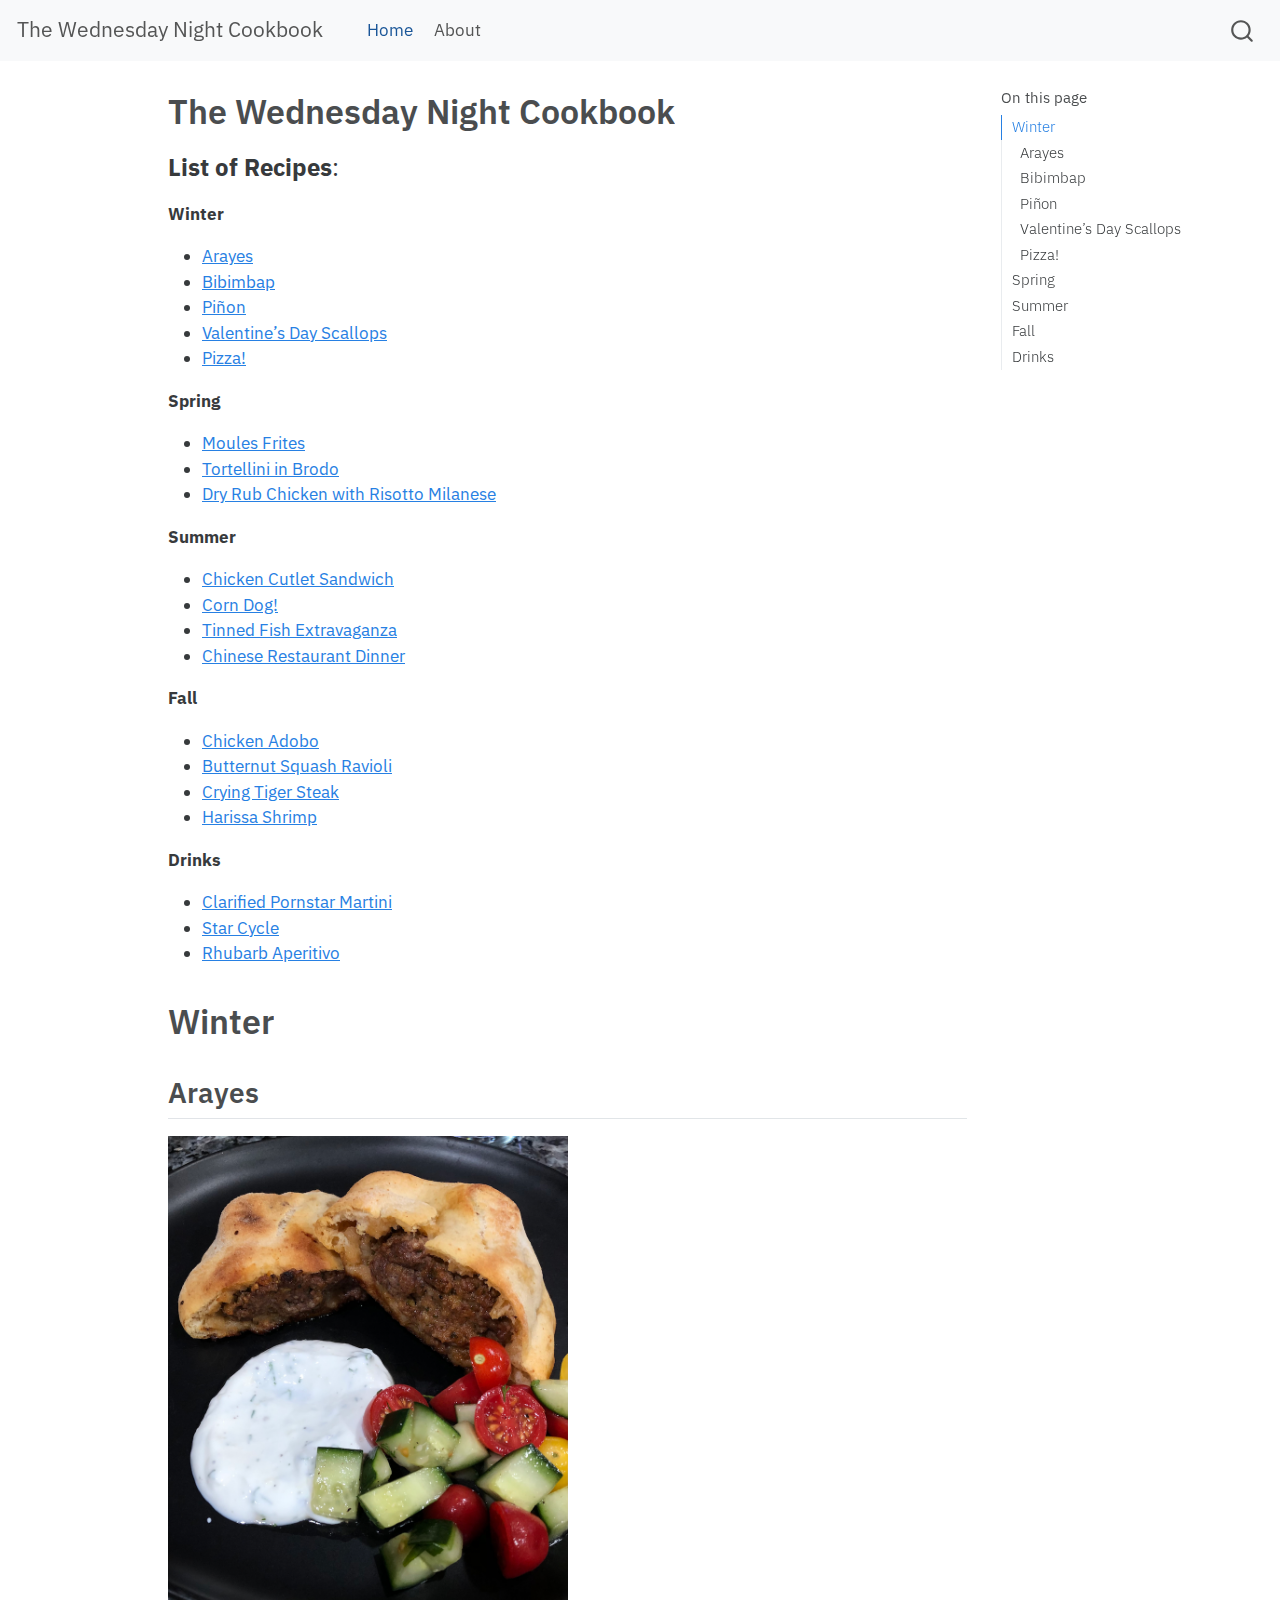
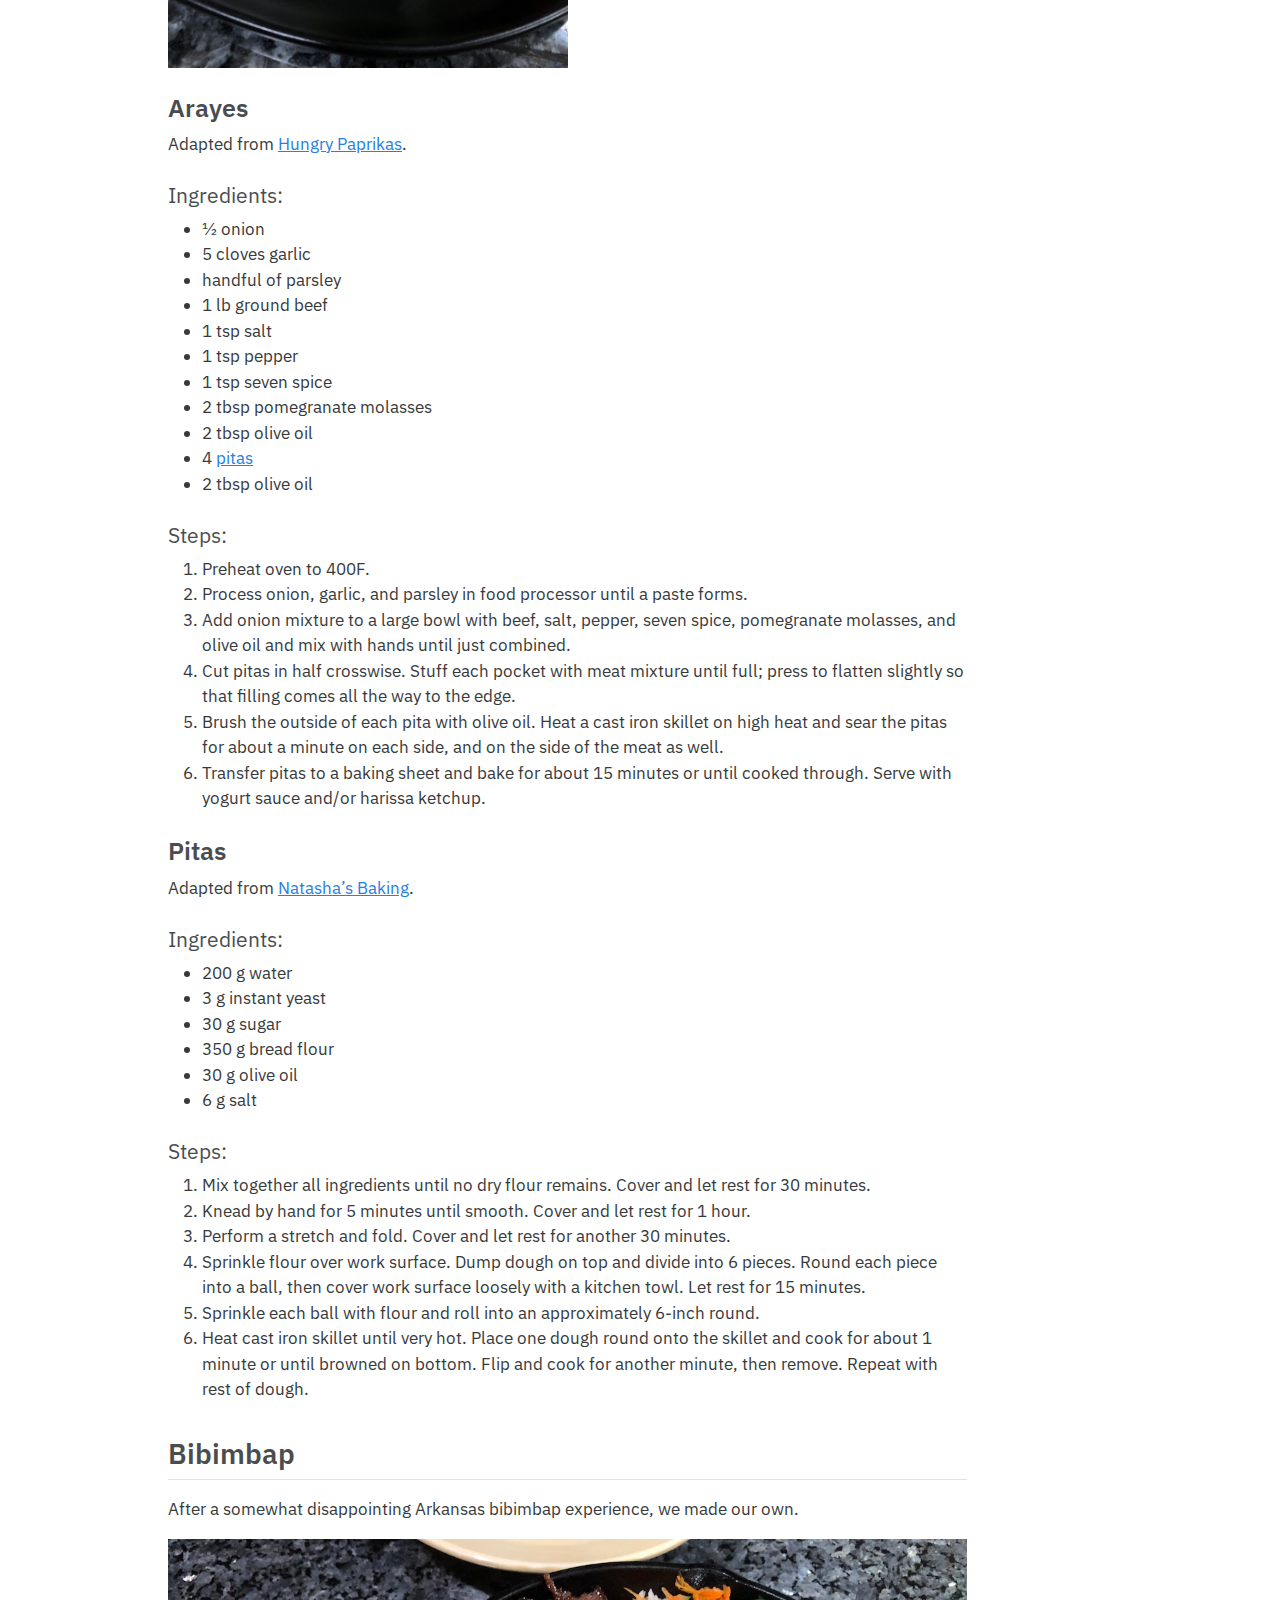
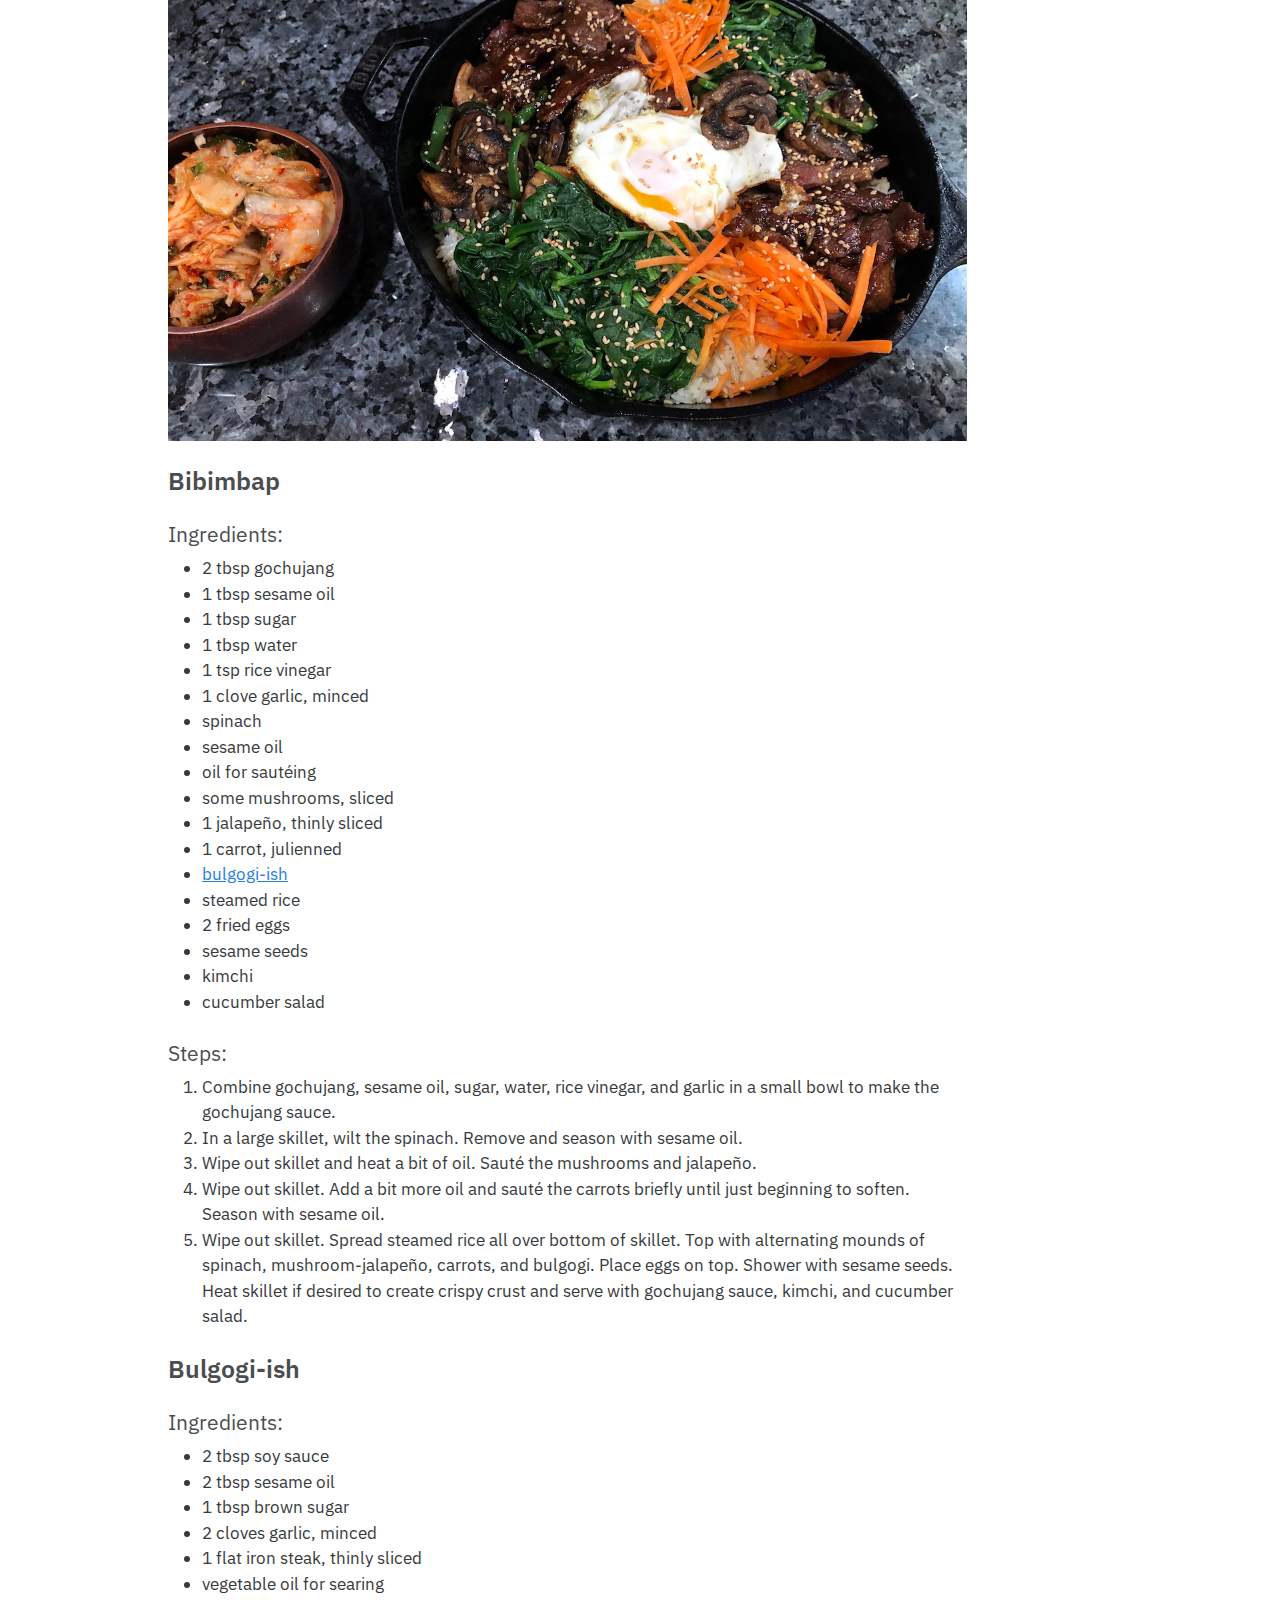
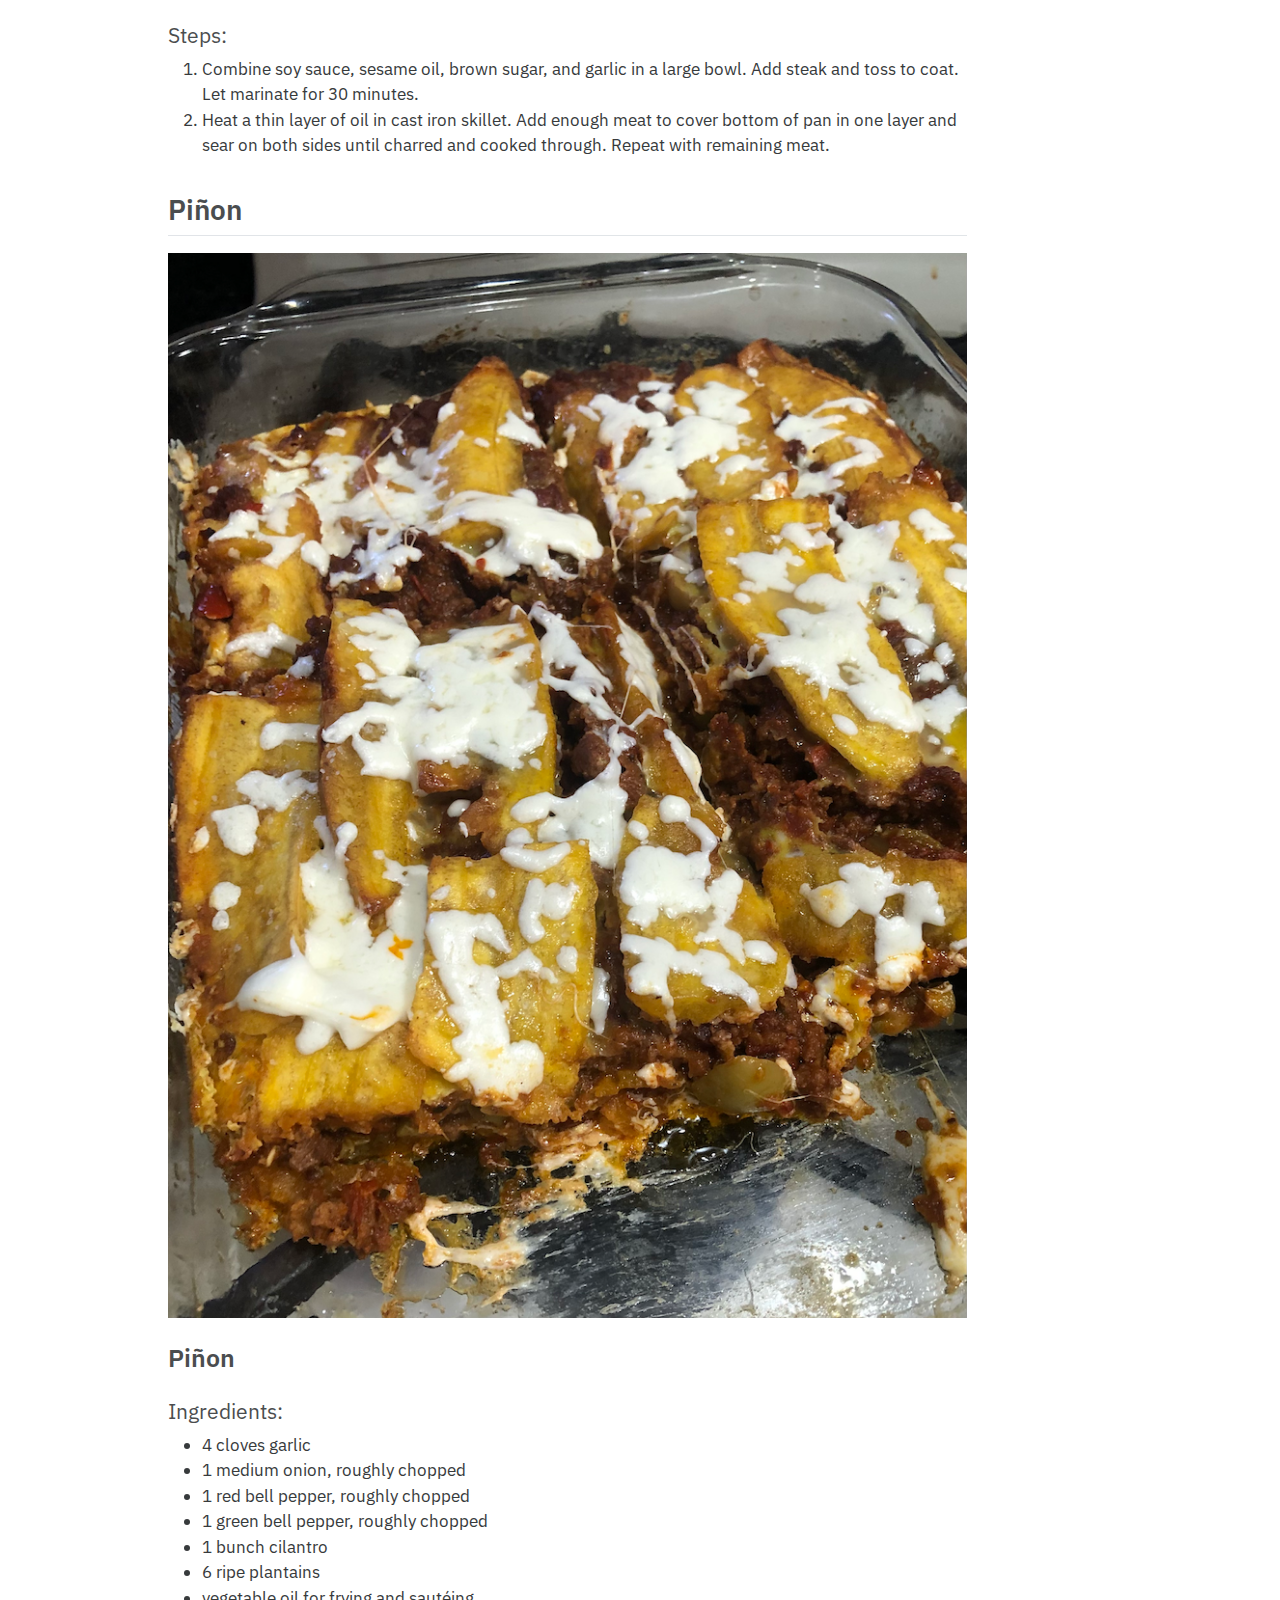
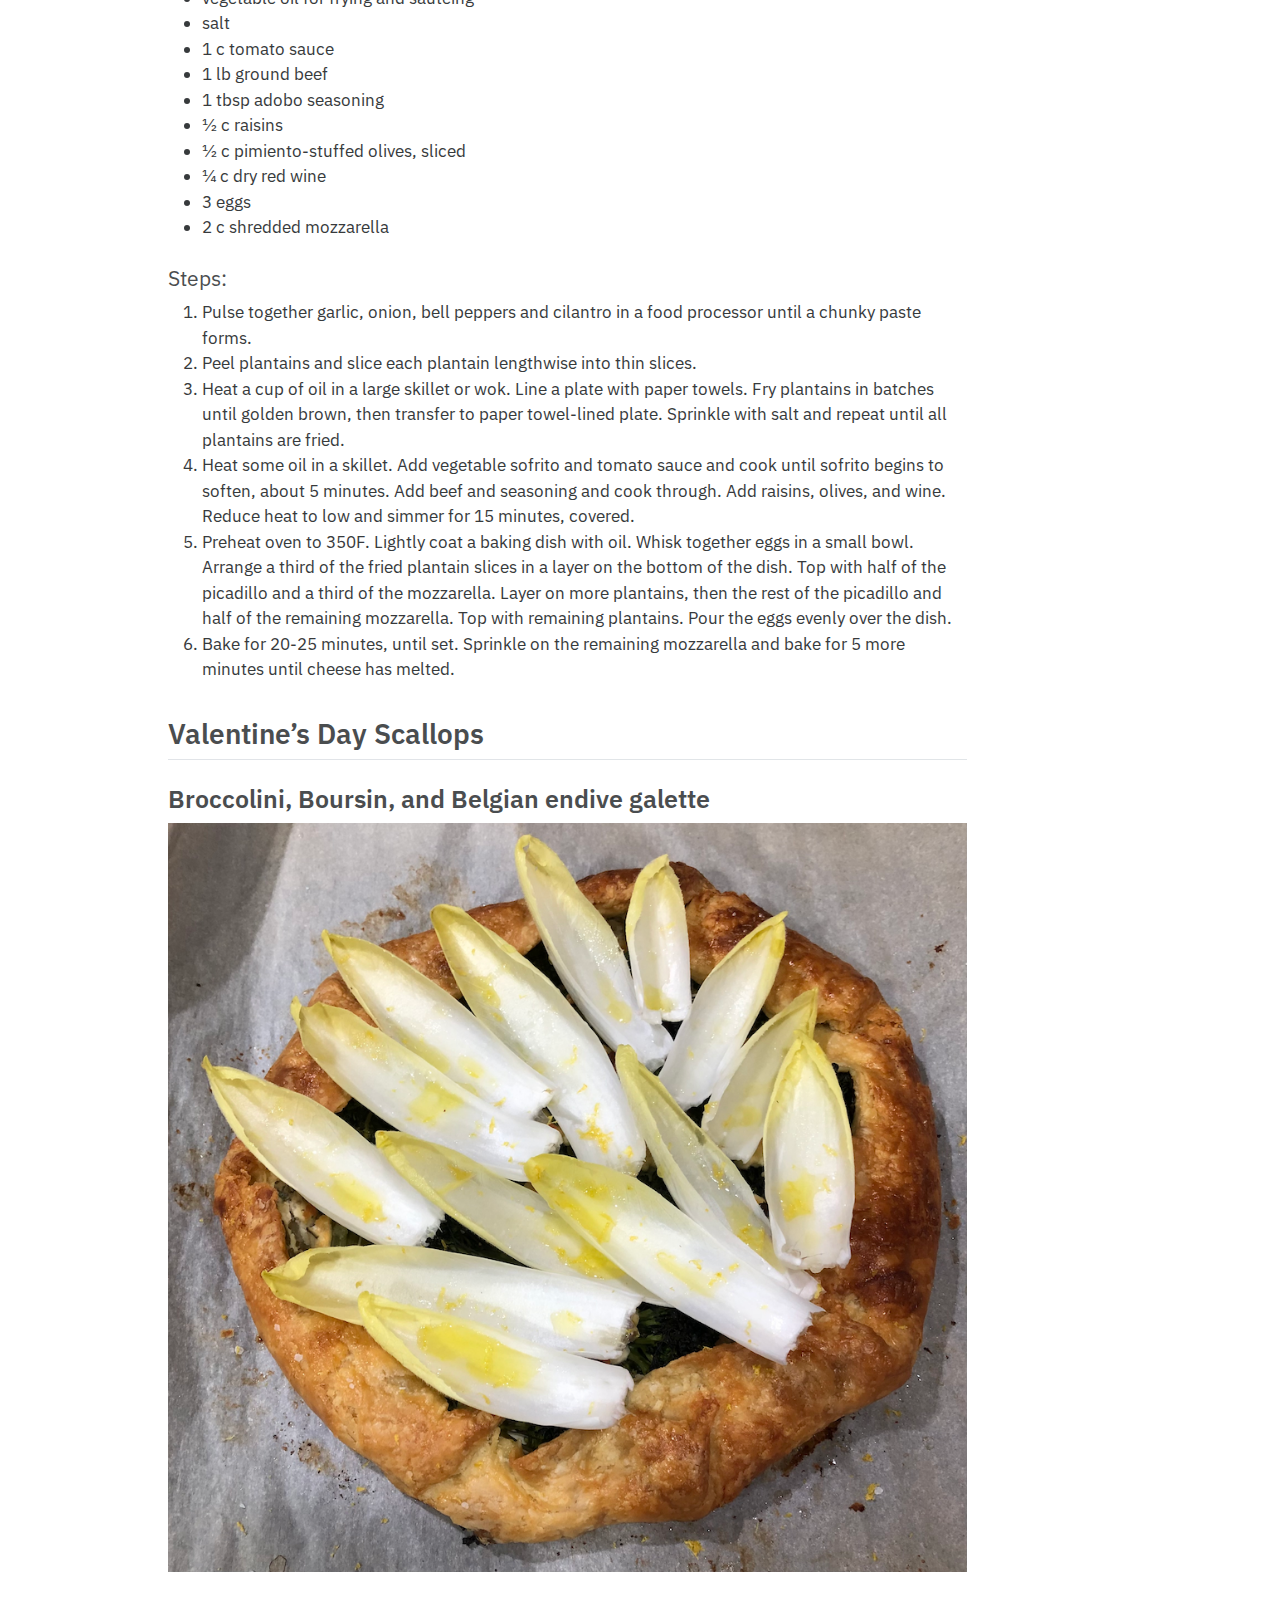
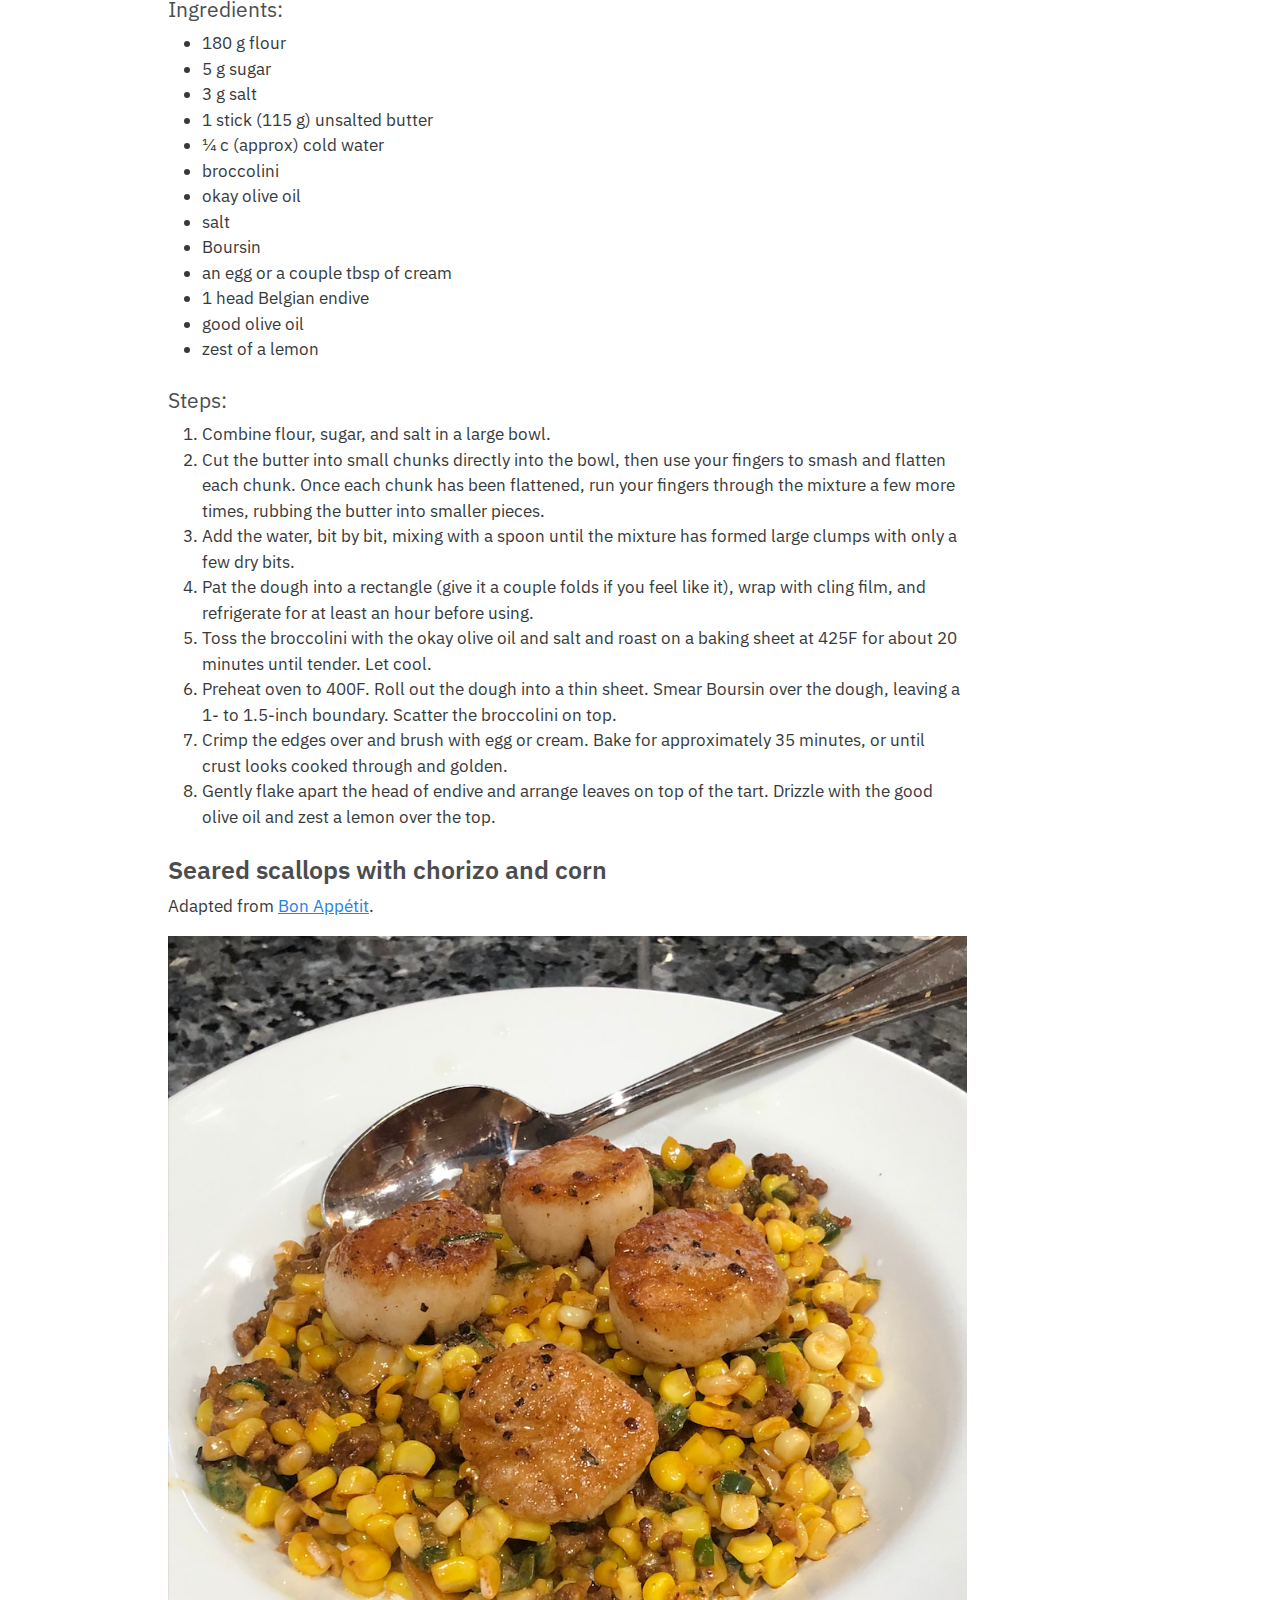
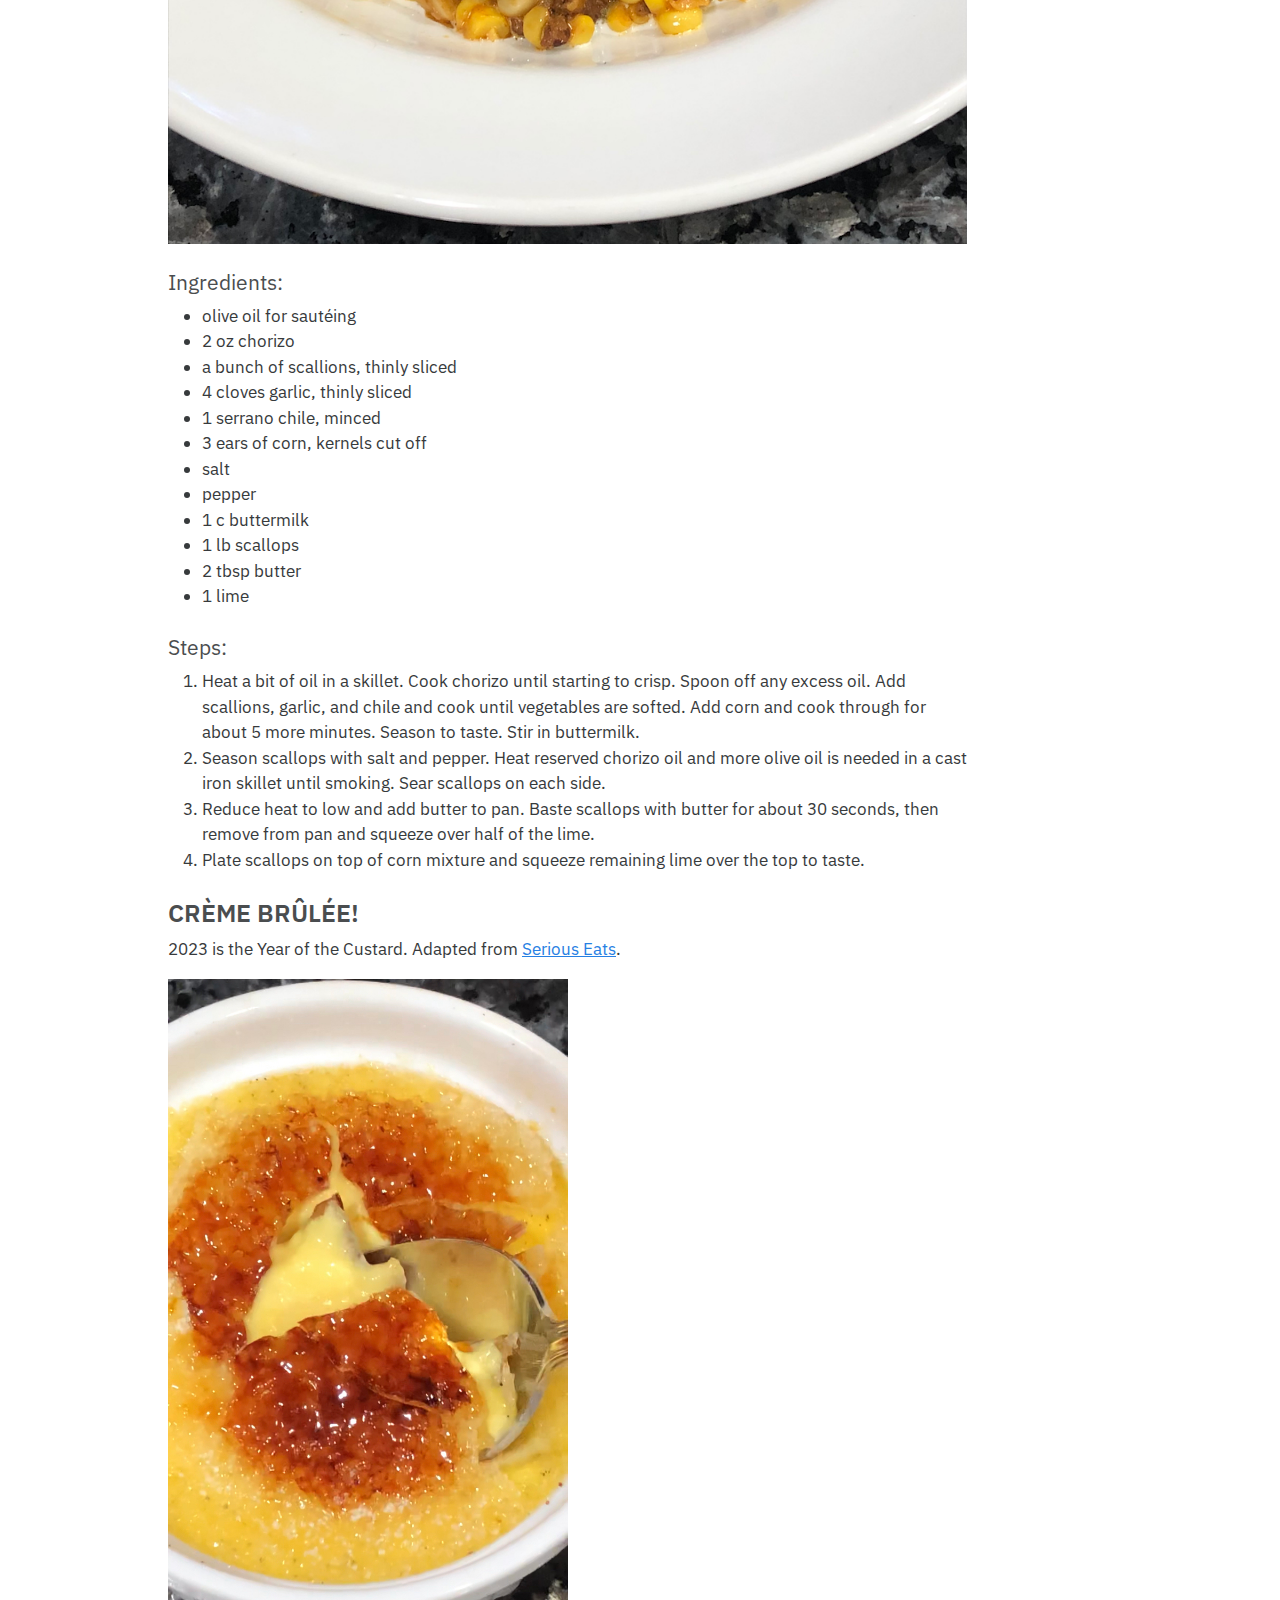
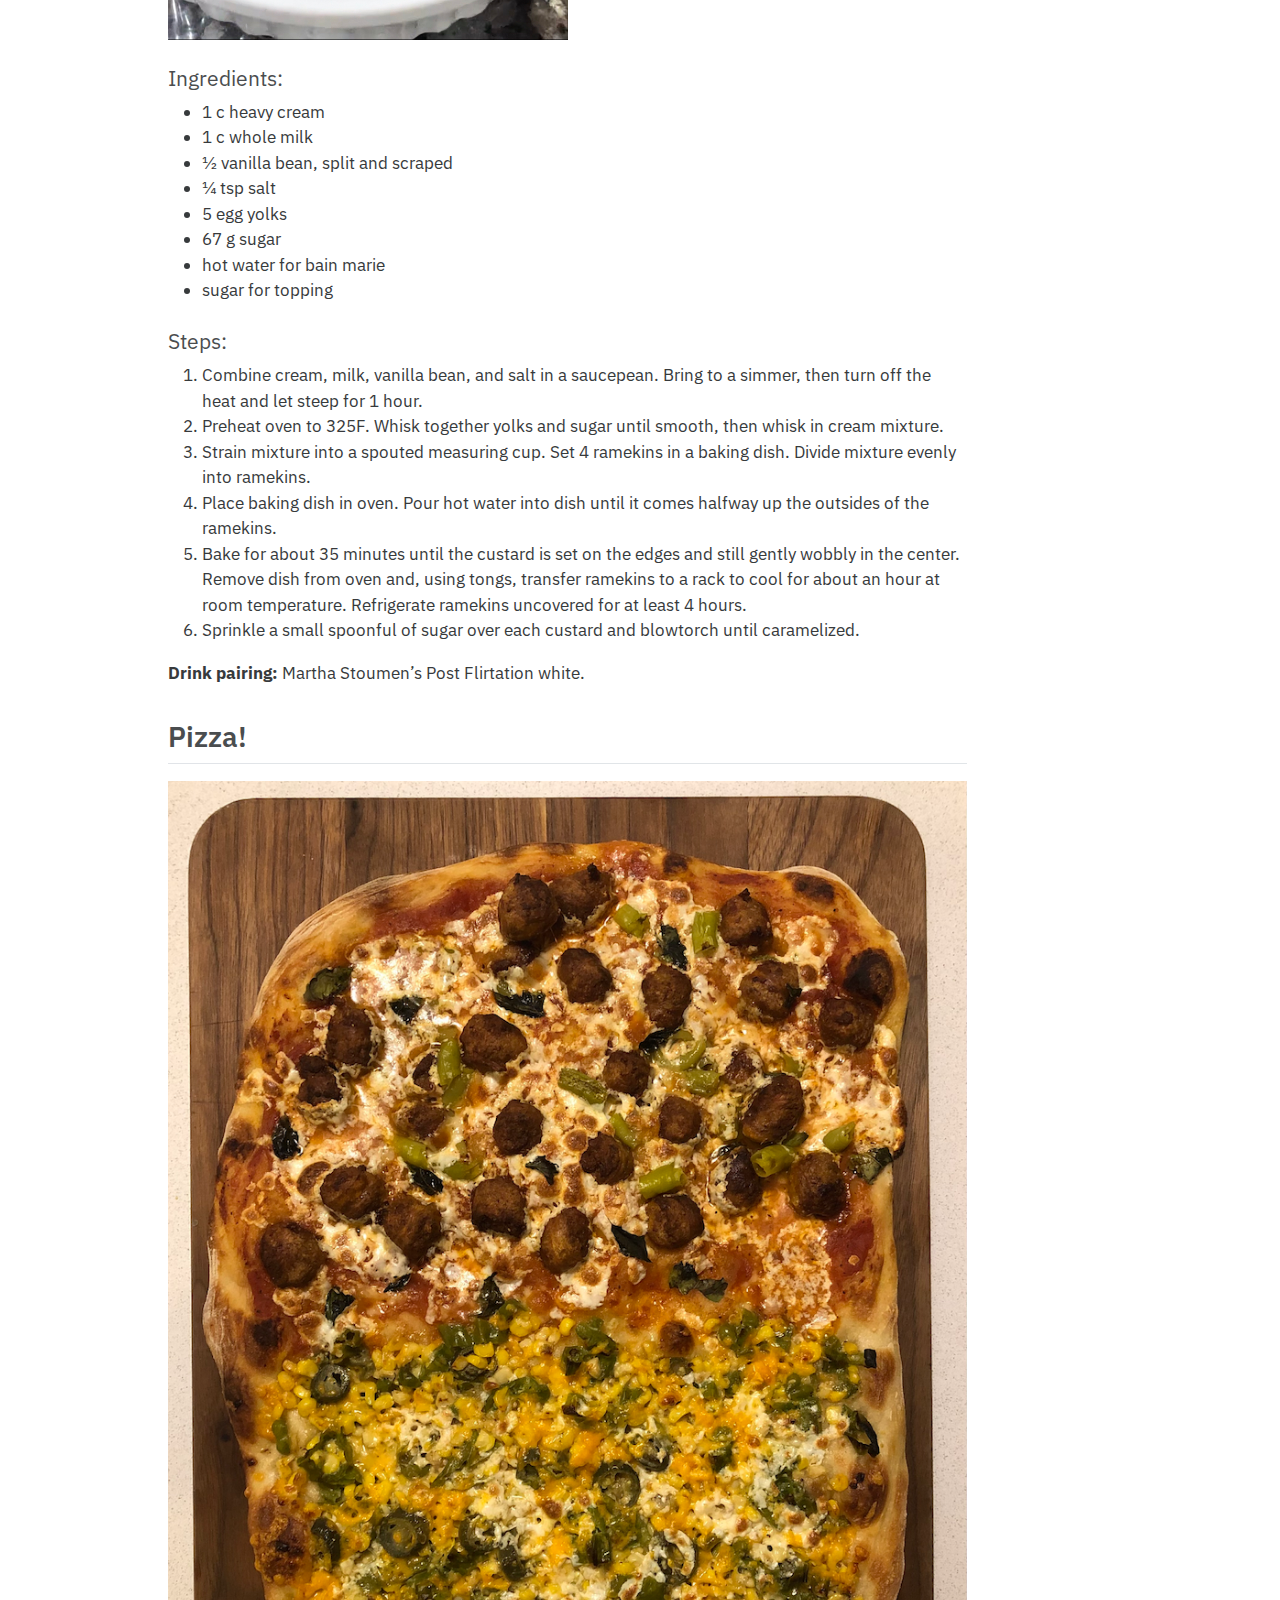
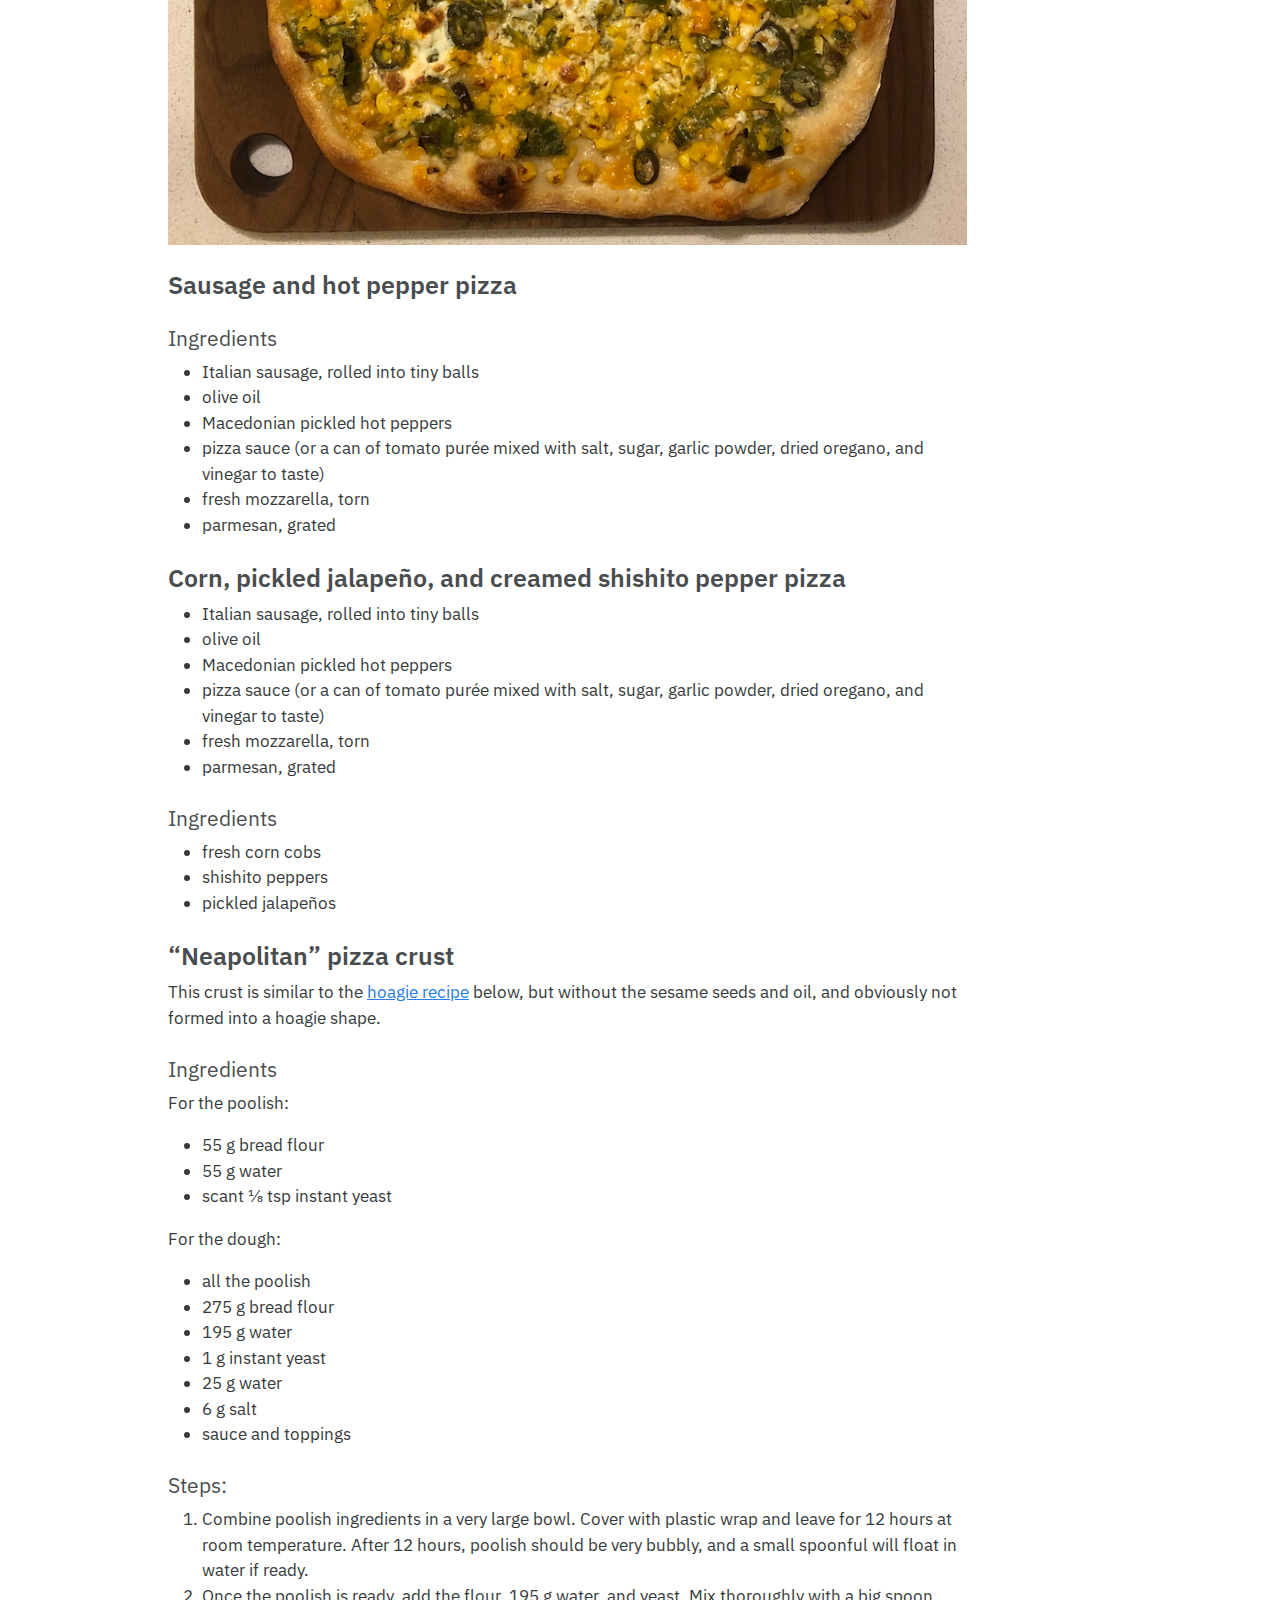
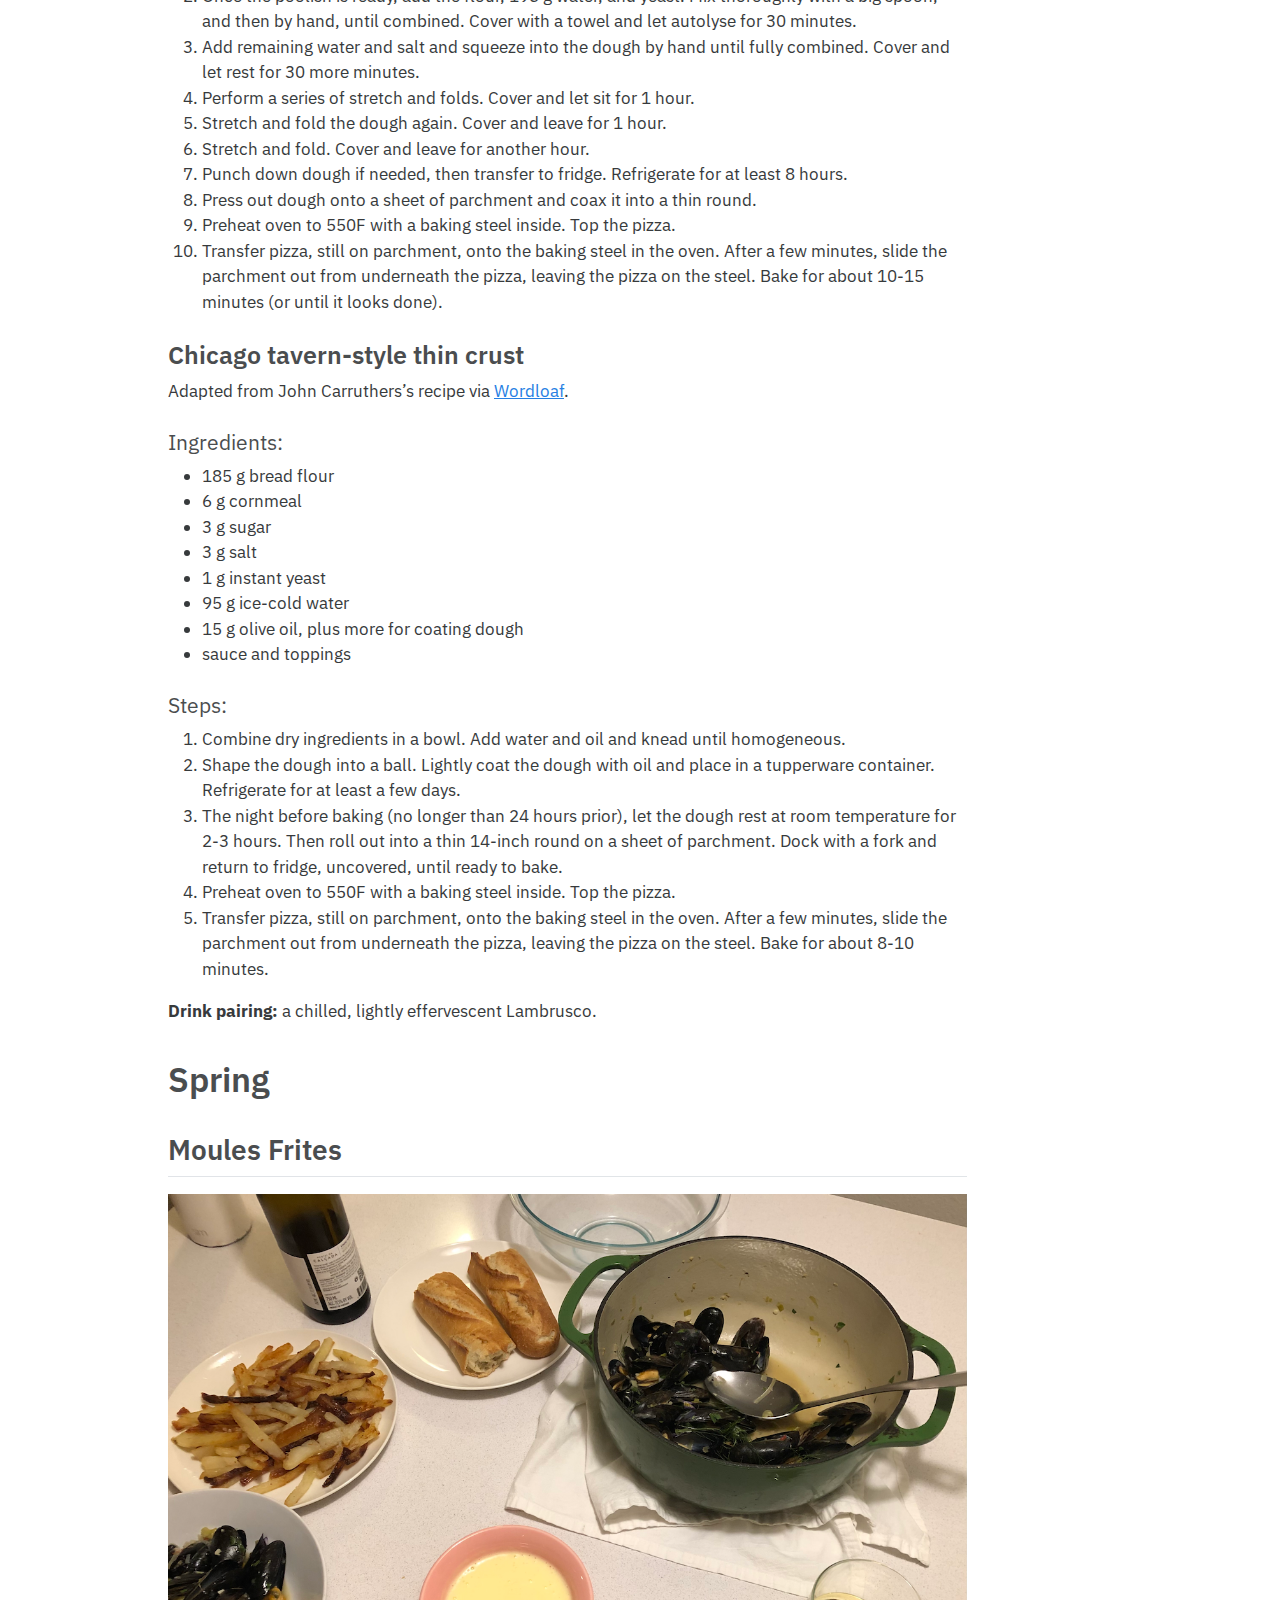
<file: docs/index.html>
<!DOCTYPE html>
<html xmlns="http://www.w3.org/1999/xhtml" lang="en" xml:lang="en"><head>

<meta charset="utf-8">
<meta name="generator" content="quarto-1.3.433">

<meta name="viewport" content="width=device-width, initial-scale=1.0, user-scalable=yes">


<title>The Wednesday Night Cookbook</title>
<style>
code{white-space: pre-wrap;}
span.smallcaps{font-variant: small-caps;}
div.columns{display: flex; gap: min(4vw, 1.5em);}
div.column{flex: auto; overflow-x: auto;}
div.hanging-indent{margin-left: 1.5em; text-indent: -1.5em;}
ul.task-list{list-style: none;}
ul.task-list li input[type="checkbox"] {
  width: 0.8em;
  margin: 0 0.8em 0.2em -1em; /* quarto-specific, see https://github.com/quarto-dev/quarto-cli/issues/4556 */ 
  vertical-align: middle;
}
</style>


<script src="site_libs/quarto-nav/quarto-nav.js"></script>
<script src="site_libs/quarto-nav/headroom.min.js"></script>
<script src="site_libs/clipboard/clipboard.min.js"></script>
<script src="site_libs/quarto-search/autocomplete.umd.js"></script>
<script src="site_libs/quarto-search/fuse.min.js"></script>
<script src="site_libs/quarto-search/quarto-search.js"></script>
<meta name="quarto:offset" content="./">
<script src="site_libs/quarto-html/quarto.js"></script>
<script src="site_libs/quarto-html/popper.min.js"></script>
<script src="site_libs/quarto-html/tippy.umd.min.js"></script>
<script src="site_libs/quarto-html/anchor.min.js"></script>
<link href="site_libs/quarto-html/tippy.css" rel="stylesheet">
<link href="site_libs/quarto-html/quarto-syntax-highlighting.css" rel="stylesheet" id="quarto-text-highlighting-styles">
<script src="site_libs/bootstrap/bootstrap.min.js"></script>
<link href="site_libs/bootstrap/bootstrap-icons.css" rel="stylesheet">
<link href="site_libs/bootstrap/bootstrap.min.css" rel="stylesheet" id="quarto-bootstrap" data-mode="light">
<script id="quarto-search-options" type="application/json">{
  "location": "navbar",
  "copy-button": false,
  "collapse-after": 3,
  "panel-placement": "end",
  "type": "overlay",
  "limit": 20,
  "language": {
    "search-no-results-text": "No results",
    "search-matching-documents-text": "matching documents",
    "search-copy-link-title": "Copy link to search",
    "search-hide-matches-text": "Hide additional matches",
    "search-more-match-text": "more match in this document",
    "search-more-matches-text": "more matches in this document",
    "search-clear-button-title": "Clear",
    "search-detached-cancel-button-title": "Cancel",
    "search-submit-button-title": "Submit",
    "search-label": "Search"
  }
}</script>
<link rel="stylesheet" href="https://fonts.googleapis.com/css?family=IBM+Plex+Sans">


</head>

<body class="nav-fixed">

<div id="quarto-search-results"></div>
  <header id="quarto-header" class="headroom fixed-top">
    <nav class="navbar navbar-expand-lg navbar-dark ">
      <div class="navbar-container container-fluid">
      <div class="navbar-brand-container">
    <a class="navbar-brand" href="./index.html">
    <span class="navbar-title">The Wednesday Night Cookbook</span>
    </a>
  </div>
            <div id="quarto-search" class="" title="Search"></div>
          <button class="navbar-toggler" type="button" data-bs-toggle="collapse" data-bs-target="#navbarCollapse" aria-controls="navbarCollapse" aria-expanded="false" aria-label="Toggle navigation" onclick="if (window.quartoToggleHeadroom) { window.quartoToggleHeadroom(); }">
  <span class="navbar-toggler-icon"></span>
</button>
          <div class="collapse navbar-collapse" id="navbarCollapse">
            <ul class="navbar-nav navbar-nav-scroll me-auto">
  <li class="nav-item">
    <a class="nav-link active" href="./index.html" rel="" target="" aria-current="page">
 <span class="menu-text">Home</span></a>
  </li>  
  <li class="nav-item">
    <a class="nav-link" href="./about.html" rel="" target="">
 <span class="menu-text">About</span></a>
  </li>  
</ul>
            <div class="quarto-navbar-tools ms-auto">
</div>
          </div> <!-- /navcollapse -->
      </div> <!-- /container-fluid -->
    </nav>
</header>
<!-- content -->
<div id="quarto-content" class="quarto-container page-columns page-rows-contents page-layout-article page-navbar">
<!-- sidebar -->
<!-- margin-sidebar -->
    <div id="quarto-margin-sidebar" class="sidebar margin-sidebar">
        <nav id="TOC" role="doc-toc" class="toc-active">
    <h2 id="toc-title">On this page</h2>
   
  <ul>
  <li><a href="#winter" id="toc-winter" class="nav-link active" data-scroll-target="#winter">Winter</a>
  <ul class="collapse">
  <li><a href="#arayes" id="toc-arayes" class="nav-link" data-scroll-target="#arayes">Arayes</a>
  <ul class="collapse">
  <li><a href="#arayes-1" id="toc-arayes-1" class="nav-link" data-scroll-target="#arayes-1">Arayes</a></li>
  <li><a href="#pitas" id="toc-pitas" class="nav-link" data-scroll-target="#pitas">Pitas</a></li>
  </ul></li>
  <li><a href="#bibimbap" id="toc-bibimbap" class="nav-link" data-scroll-target="#bibimbap">Bibimbap</a>
  <ul class="collapse">
  <li><a href="#bibimbap-1" id="toc-bibimbap-1" class="nav-link" data-scroll-target="#bibimbap-1">Bibimbap</a></li>
  <li><a href="#bulgogi-ish" id="toc-bulgogi-ish" class="nav-link" data-scroll-target="#bulgogi-ish">Bulgogi-ish</a></li>
  </ul></li>
  <li><a href="#piñon" id="toc-piñon" class="nav-link" data-scroll-target="#piñon">Piñon</a>
  <ul class="collapse">
  <li><a href="#piñon-1" id="toc-piñon-1" class="nav-link" data-scroll-target="#piñon-1">Piñon</a></li>
  </ul></li>
  <li><a href="#valentines-day-scallops" id="toc-valentines-day-scallops" class="nav-link" data-scroll-target="#valentines-day-scallops">Valentine’s Day Scallops</a>
  <ul class="collapse">
  <li><a href="#broccolini-boursin-and-belgian-endive-galette" id="toc-broccolini-boursin-and-belgian-endive-galette" class="nav-link" data-scroll-target="#broccolini-boursin-and-belgian-endive-galette">Broccolini, Boursin, and Belgian endive galette</a></li>
  <li><a href="#seared-scallops-with-chorizo-and-corn" id="toc-seared-scallops-with-chorizo-and-corn" class="nav-link" data-scroll-target="#seared-scallops-with-chorizo-and-corn">Seared scallops with chorizo and corn</a></li>
  <li><a href="#crème-brûlée" id="toc-crème-brûlée" class="nav-link" data-scroll-target="#crème-brûlée">CRÈME BRÛLÉE!</a></li>
  </ul></li>
  <li><a href="#pizza" id="toc-pizza" class="nav-link" data-scroll-target="#pizza">Pizza!</a>
  <ul class="collapse">
  <li><a href="#sausage-and-hot-pepper-pizza" id="toc-sausage-and-hot-pepper-pizza" class="nav-link" data-scroll-target="#sausage-and-hot-pepper-pizza">Sausage and hot pepper pizza</a></li>
  <li><a href="#corn-pickled-jalapeño-and-creamed-shishito-pepper-pizza" id="toc-corn-pickled-jalapeño-and-creamed-shishito-pepper-pizza" class="nav-link" data-scroll-target="#corn-pickled-jalapeño-and-creamed-shishito-pepper-pizza">Corn, pickled jalapeño, and creamed shishito pepper pizza</a></li>
  <li><a href="#neapolitan-pizza-crust" id="toc-neapolitan-pizza-crust" class="nav-link" data-scroll-target="#neapolitan-pizza-crust">“Neapolitan” pizza crust</a></li>
  <li><a href="#chicago-tavern-style-thin-crust" id="toc-chicago-tavern-style-thin-crust" class="nav-link" data-scroll-target="#chicago-tavern-style-thin-crust">Chicago tavern-style thin crust</a></li>
  </ul></li>
  </ul></li>
  <li><a href="#spring" id="toc-spring" class="nav-link" data-scroll-target="#spring">Spring</a>
  <ul class="collapse">
  <li><a href="#moules-frites" id="toc-moules-frites" class="nav-link" data-scroll-target="#moules-frites">Moules Frites</a>
  <ul class="collapse">
  <li><a href="#moules-marinières" id="toc-moules-marinières" class="nav-link" data-scroll-target="#moules-marinières">Moules marinières</a></li>
  <li><a href="#oven-fries" id="toc-oven-fries" class="nav-link" data-scroll-target="#oven-fries">Oven fries</a></li>
  <li><a href="#aïoli" id="toc-aïoli" class="nav-link" data-scroll-target="#aïoli">Aïoli</a></li>
  </ul></li>
  <li><a href="#tortellini-in-brodo" id="toc-tortellini-in-brodo" class="nav-link" data-scroll-target="#tortellini-in-brodo">Tortellini in Brodo</a>
  <ul class="collapse">
  <li><a href="#tortellini-in-brodo-1" id="toc-tortellini-in-brodo-1" class="nav-link" data-scroll-target="#tortellini-in-brodo-1">Tortellini in brodo</a></li>
  </ul></li>
  <li><a href="#dry-rub-chicken-with-risotto-milanese" id="toc-dry-rub-chicken-with-risotto-milanese" class="nav-link" data-scroll-target="#dry-rub-chicken-with-risotto-milanese">Dry Rub Chicken with Risotto Milanese</a>
  <ul class="collapse">
  <li><a href="#dry-rub-chicken" id="toc-dry-rub-chicken" class="nav-link" data-scroll-target="#dry-rub-chicken">Dry rub chicken</a></li>
  <li><a href="#risotto-milanese" id="toc-risotto-milanese" class="nav-link" data-scroll-target="#risotto-milanese">Risotto milanese</a></li>
  </ul></li>
  </ul></li>
  <li><a href="#summer" id="toc-summer" class="nav-link" data-scroll-target="#summer">Summer</a>
  <ul class="collapse">
  <li><a href="#chicken-cutlet-sandwich" id="toc-chicken-cutlet-sandwich" class="nav-link" data-scroll-target="#chicken-cutlet-sandwich">Chicken Cutlet Sandwich</a>
  <ul class="collapse">
  <li><a href="#chicken-cutlet-sandwiches" id="toc-chicken-cutlet-sandwiches" class="nav-link" data-scroll-target="#chicken-cutlet-sandwiches">Chicken cutlet sandwiches</a></li>
  <li><a href="#seeded-hoagie-rolls" id="toc-seeded-hoagie-rolls" class="nav-link" data-scroll-target="#seeded-hoagie-rolls">Seeded hoagie rolls</a></li>
  <li><a href="#chicken-cutlets" id="toc-chicken-cutlets" class="nav-link" data-scroll-target="#chicken-cutlets">Chicken cutlets</a></li>
  <li><a href="#calabrian-chile-mayo" id="toc-calabrian-chile-mayo" class="nav-link" data-scroll-target="#calabrian-chile-mayo">Calabrian chile mayo</a></li>
  </ul></li>
  <li><a href="#corn-dog" id="toc-corn-dog" class="nav-link" data-scroll-target="#corn-dog">Corn Dog!</a>
  <ul class="collapse">
  <li><a href="#corn-dogs" id="toc-corn-dogs" class="nav-link" data-scroll-target="#corn-dogs">Corn dogs</a></li>
  <li><a href="#korean-potato-salad" id="toc-korean-potato-salad" class="nav-link" data-scroll-target="#korean-potato-salad">Korean potato salad</a></li>
  </ul></li>
  <li><a href="#tinned-fish-extravaganza" id="toc-tinned-fish-extravaganza" class="nav-link" data-scroll-target="#tinned-fish-extravaganza">Tinned Fish Extravaganza</a>
  <ul class="collapse">
  <li><a href="#tinned-fish-and-accoutrements" id="toc-tinned-fish-and-accoutrements" class="nav-link" data-scroll-target="#tinned-fish-and-accoutrements">Tinned fish and accoutrements</a></li>
  <li><a href="#potato-and-egg-salad" id="toc-potato-and-egg-salad" class="nav-link" data-scroll-target="#potato-and-egg-salad">Potato and egg salad</a></li>
  <li><a href="#black-eyed-pea-and-soppressata-salad" id="toc-black-eyed-pea-and-soppressata-salad" class="nav-link" data-scroll-target="#black-eyed-pea-and-soppressata-salad">Black-eyed pea and soppressata salad</a></li>
  </ul></li>
  <li><a href="#chinese-restaurant-dinner" id="toc-chinese-restaurant-dinner" class="nav-link" data-scroll-target="#chinese-restaurant-dinner">Chinese Restaurant Dinner</a>
  <ul class="collapse">
  <li><a href="#salt-pepper-shrimp" id="toc-salt-pepper-shrimp" class="nav-link" data-scroll-target="#salt-pepper-shrimp">Salt &amp; pepper shrimp</a></li>
  <li><a href="#bok-choy-and-mushroom-stir-fry" id="toc-bok-choy-and-mushroom-stir-fry" class="nav-link" data-scroll-target="#bok-choy-and-mushroom-stir-fry">Bok choy and mushroom stir-fry</a></li>
  <li><a href="#smashed-cucumber-salad" id="toc-smashed-cucumber-salad" class="nav-link" data-scroll-target="#smashed-cucumber-salad">Smashed cucumber salad</a></li>
  </ul></li>
  </ul></li>
  <li><a href="#fall" id="toc-fall" class="nav-link" data-scroll-target="#fall">Fall</a>
  <ul class="collapse">
  <li><a href="#chicken-adobo" id="toc-chicken-adobo" class="nav-link" data-scroll-target="#chicken-adobo">Chicken Adobo</a>
  <ul class="collapse">
  <li><a href="#chicken-adobo-1" id="toc-chicken-adobo-1" class="nav-link" data-scroll-target="#chicken-adobo-1">Chicken adobo</a></li>
  <li><a href="#winter-squash-with-coconut-milk-and-chili" id="toc-winter-squash-with-coconut-milk-and-chili" class="nav-link" data-scroll-target="#winter-squash-with-coconut-milk-and-chili">Winter squash with coconut milk and chili</a></li>
  <li><a href="#sautéed-greens-with-garlic-chips" id="toc-sautéed-greens-with-garlic-chips" class="nav-link" data-scroll-target="#sautéed-greens-with-garlic-chips">Sautéed greens with garlic chips</a></li>
  </ul></li>
  <li><a href="#butternut-squash-ravioli" id="toc-butternut-squash-ravioli" class="nav-link" data-scroll-target="#butternut-squash-ravioli">Butternut Squash Ravioli</a>
  <ul class="collapse">
  <li><a href="#butternut-squash-ravioli-with-sage-brown-butter" id="toc-butternut-squash-ravioli-with-sage-brown-butter" class="nav-link" data-scroll-target="#butternut-squash-ravioli-with-sage-brown-butter">Butternut squash ravioli with sage brown butter</a></li>
  <li><a href="#antipasto-salad" id="toc-antipasto-salad" class="nav-link" data-scroll-target="#antipasto-salad">Antipasto salad</a></li>
  </ul></li>
  <li><a href="#crying-tiger-steak" id="toc-crying-tiger-steak" class="nav-link" data-scroll-target="#crying-tiger-steak">Crying Tiger Steak</a>
  <ul class="collapse">
  <li><a href="#crying-tiger-steak-1" id="toc-crying-tiger-steak-1" class="nav-link" data-scroll-target="#crying-tiger-steak-1">Crying tiger steak</a></li>
  <li><a href="#mango-som-tam" id="toc-mango-som-tam" class="nav-link" data-scroll-target="#mango-som-tam">Mango som tam</a></li>
  </ul></li>
  <li><a href="#harissa-shrimp" id="toc-harissa-shrimp" class="nav-link" data-scroll-target="#harissa-shrimp">Harissa Shrimp</a>
  <ul class="collapse">
  <li><a href="#harissa-shrimp-1" id="toc-harissa-shrimp-1" class="nav-link" data-scroll-target="#harissa-shrimp-1">Harissa shrimp</a></li>
  <li><a href="#blistered-cherry-tomato-toast" id="toc-blistered-cherry-tomato-toast" class="nav-link" data-scroll-target="#blistered-cherry-tomato-toast">Blistered cherry tomato toast</a></li>
  </ul></li>
  </ul></li>
  <li><a href="#drinks" id="toc-drinks" class="nav-link" data-scroll-target="#drinks">Drinks</a>
  <ul class="collapse">
  <li><a href="#clarified-pornstar-martini" id="toc-clarified-pornstar-martini" class="nav-link" data-scroll-target="#clarified-pornstar-martini">Clarified Pornstar Martini</a></li>
  <li><a href="#star-cycle" id="toc-star-cycle" class="nav-link" data-scroll-target="#star-cycle">Star Cycle</a></li>
  <li><a href="#rhubarb-aperitivo" id="toc-rhubarb-aperitivo" class="nav-link" data-scroll-target="#rhubarb-aperitivo">Rhubarb Aperitivo</a></li>
  </ul></li>
  </ul>
</nav>
    </div>
<!-- main -->
<main class="content" id="quarto-document-content">

<header id="title-block-header" class="quarto-title-block default">
<div class="quarto-title">
<h1 class="title">The Wednesday Night Cookbook</h1>
</div>



<div class="quarto-title-meta">

    
  
    
  </div>
  

</header>

<p><font size="5"><strong>List of Recipes</strong>:</font></p>
<p><strong>Winter</strong></p>
<ul>
<li><a href="#arayes">Arayes</a></li>
<li><a href="#bibimbap">Bibimbap</a></li>
<li><a href="#piñon">Piñon</a></li>
<li><a href="#valentines-day-scallops">Valentine’s Day Scallops</a></li>
<li><a href="#pizza">Pizza!</a></li>
</ul>
<p><strong>Spring</strong></p>
<ul>
<li><a href="#moules-frites">Moules Frites</a></li>
<li><a href="#tortellini-in-brodo">Tortellini in Brodo</a></li>
<li><a href="#dry-rub-chicken-with-risotto-milanese">Dry Rub Chicken with Risotto Milanese</a></li>
</ul>
<p><strong>Summer</strong></p>
<ul>
<li><a href="#chicken-cutlet-sandwich">Chicken Cutlet Sandwich</a></li>
<li><a href="#corn-dog">Corn Dog!</a></li>
<li><a href="#tinned-fish-extravaganza">Tinned Fish Extravaganza</a></li>
<li><a href="#chinese-restaurant-dinner">Chinese Restaurant Dinner</a></li>
</ul>
<p><strong>Fall</strong></p>
<ul>
<li><a href="#chicken-adobo">Chicken Adobo</a></li>
<li><a href="#butternut-squash-ravioli">Butternut Squash Ravioli</a></li>
<li><a href="#crying-tiger-steak">Crying Tiger Steak</a></li>
<li><a href="#harissa-shrimp">Harissa Shrimp</a></li>
</ul>
<p><strong>Drinks</strong></p>
<ul>
<li><a href="#clarified-pornstar-martini">Clarified Pornstar Martini</a></li>
<li><a href="#star-cycle">Star Cycle</a></li>
<li><a href="#rhubarb-aperitivo">Rhubarb Aperitivo</a></li>
</ul>
<section id="winter" class="level1">
<h1>Winter</h1>
<section id="arayes" class="level2">
<h2 class="anchored" data-anchor-id="arayes">Arayes</h2>
<p><img src="img/arayes.png" class="img-fluid" style="width:50.0%"></p>
<section id="arayes-1" class="level3">
<h3 class="anchored" data-anchor-id="arayes-1">Arayes</h3>
<p>Adapted from <a href="https://www.hungrypaprikas.com/spicy-arayes/#recipe">Hungry Paprikas</a>.</p>
<section id="ingredients" class="level4">
<h4 class="anchored" data-anchor-id="ingredients">Ingredients:</h4>
<ul>
<li>½ onion</li>
<li>5 cloves garlic</li>
<li>handful of parsley</li>
<li>1 lb ground beef</li>
<li>1 tsp salt</li>
<li>1 tsp pepper</li>
<li>1 tsp seven spice</li>
<li>2 tbsp pomegranate molasses</li>
<li>2 tbsp olive oil</li>
<li>4 <a href="#pitas">pitas</a></li>
<li>2 tbsp olive oil</li>
</ul>
</section>
<section id="steps" class="level4">
<h4 class="anchored" data-anchor-id="steps">Steps:</h4>
<ol type="1">
<li>Preheat oven to 400F.</li>
<li>Process onion, garlic, and parsley in food processor until a paste forms.</li>
<li>Add onion mixture to a large bowl with beef, salt, pepper, seven spice, pomegranate molasses, and olive oil and mix with hands until just combined.</li>
<li>Cut pitas in half crosswise. Stuff each pocket with meat mixture until full; press to flatten slightly so that filling comes all the way to the edge.</li>
<li>Brush the outside of each pita with olive oil. Heat a cast iron skillet on high heat and sear the pitas for about a minute on each side, and on the side of the meat as well.</li>
<li>Transfer pitas to a baking sheet and bake for about 15 minutes or until cooked through. Serve with yogurt sauce and/or harissa ketchup.</li>
</ol>
</section>
</section>
<section id="pitas" class="level3">
<h3 class="anchored" data-anchor-id="pitas">Pitas</h3>
<p>Adapted from <a href="https://natashasbaking.com/quick-pita-bread/">Natasha’s Baking</a>.</p>
<section id="ingredients-1" class="level4">
<h4 class="anchored" data-anchor-id="ingredients-1">Ingredients:</h4>
<ul>
<li>200 g water</li>
<li>3 g instant yeast</li>
<li>30 g sugar</li>
<li>350 g bread flour</li>
<li>30 g olive oil</li>
<li>6 g salt</li>
</ul>
</section>
<section id="steps-1" class="level4">
<h4 class="anchored" data-anchor-id="steps-1">Steps:</h4>
<ol type="1">
<li>Mix together all ingredients until no dry flour remains. Cover and let rest for 30 minutes.</li>
<li>Knead by hand for 5 minutes until smooth. Cover and let rest for 1 hour.</li>
<li>Perform a stretch and fold. Cover and let rest for another 30 minutes.</li>
<li>Sprinkle flour over work surface. Dump dough on top and divide into 6 pieces. Round each piece into a ball, then cover work surface loosely with a kitchen towl. Let rest for 15 minutes.</li>
<li>Sprinkle each ball with flour and roll into an approximately 6-inch round.</li>
<li>Heat cast iron skillet until very hot. Place one dough round onto the skillet and cook for about 1 minute or until browned on bottom. Flip and cook for another minute, then remove. Repeat with rest of dough.</li>
</ol>
</section>
</section>
</section>
<section id="bibimbap" class="level2">
<h2 class="anchored" data-anchor-id="bibimbap">Bibimbap</h2>
<p>After a somewhat disappointing Arkansas bibimbap experience, we made our own.</p>
<p><img src="img/bibimbap.png" class="img-fluid"></p>
<section id="bibimbap-1" class="level3">
<h3 class="anchored" data-anchor-id="bibimbap-1">Bibimbap</h3>
<section id="ingredients-2" class="level4">
<h4 class="anchored" data-anchor-id="ingredients-2">Ingredients:</h4>
<ul>
<li>2 tbsp gochujang</li>
<li>1 tbsp sesame oil</li>
<li>1 tbsp sugar</li>
<li>1 tbsp water</li>
<li>1 tsp rice vinegar</li>
<li>1 clove garlic, minced</li>
<li>spinach</li>
<li>sesame oil</li>
<li>oil for sautéing</li>
<li>some mushrooms, sliced</li>
<li>1 jalapeño, thinly sliced</li>
<li>1 carrot, julienned</li>
<li><a href="#bulgogi-ish">bulgogi-ish</a></li>
<li>steamed rice</li>
<li>2 fried eggs</li>
<li>sesame seeds</li>
<li>kimchi</li>
<li>cucumber salad</li>
</ul>
</section>
<section id="steps-2" class="level4">
<h4 class="anchored" data-anchor-id="steps-2">Steps:</h4>
<ol type="1">
<li>Combine gochujang, sesame oil, sugar, water, rice vinegar, and garlic in a small bowl to make the gochujang sauce.</li>
<li>In a large skillet, wilt the spinach. Remove and season with sesame oil.</li>
<li>Wipe out skillet and heat a bit of oil. Sauté the mushrooms and jalapeño.</li>
<li>Wipe out skillet. Add a bit more oil and sauté the carrots briefly until just beginning to soften. Season with sesame oil.</li>
<li>Wipe out skillet. Spread steamed rice all over bottom of skillet. Top with alternating mounds of spinach, mushroom-jalapeño, carrots, and bulgogi. Place eggs on top. Shower with sesame seeds. Heat skillet if desired to create crispy crust and serve with gochujang sauce, kimchi, and cucumber salad.</li>
</ol>
</section>
</section>
<section id="bulgogi-ish" class="level3">
<h3 class="anchored" data-anchor-id="bulgogi-ish">Bulgogi-ish</h3>
<section id="ingredients-3" class="level4">
<h4 class="anchored" data-anchor-id="ingredients-3">Ingredients:</h4>
<ul>
<li>2 tbsp soy sauce</li>
<li>2 tbsp sesame oil</li>
<li>1 tbsp brown sugar</li>
<li>2 cloves garlic, minced</li>
<li>1 flat iron steak, thinly sliced</li>
<li>vegetable oil for searing</li>
</ul>
</section>
<section id="steps-3" class="level4">
<h4 class="anchored" data-anchor-id="steps-3">Steps:</h4>
<ol type="1">
<li>Combine soy sauce, sesame oil, brown sugar, and garlic in a large bowl. Add steak and toss to coat. Let marinate for 30 minutes.</li>
<li>Heat a thin layer of oil in cast iron skillet. Add enough meat to cover bottom of pan in one layer and sear on both sides until charred and cooked through. Repeat with remaining meat.</li>
</ol>
</section>
</section>
</section>
<section id="piñon" class="level2">
<h2 class="anchored" data-anchor-id="piñon">Piñon</h2>
<p><img src="img/pinon.png" class="img-fluid"></p>
<section id="piñon-1" class="level3">
<h3 class="anchored" data-anchor-id="piñon-1">Piñon</h3>
<section id="ingredients-4" class="level4">
<h4 class="anchored" data-anchor-id="ingredients-4">Ingredients:</h4>
<ul>
<li>4 cloves garlic</li>
<li>1 medium onion, roughly chopped</li>
<li>1 red bell pepper, roughly chopped</li>
<li>1 green bell pepper, roughly chopped</li>
<li>1 bunch cilantro</li>
<li>6 ripe plantains</li>
<li>vegetable oil for frying and sautéing</li>
<li>salt</li>
<li>1 c tomato sauce</li>
<li>1 lb ground beef</li>
<li>1 tbsp adobo seasoning</li>
<li>½ c raisins</li>
<li>½ c pimiento-stuffed olives, sliced</li>
<li>¼ c dry red wine</li>
<li>3 eggs</li>
<li>2 c shredded mozzarella</li>
</ul>
</section>
<section id="steps-4" class="level4">
<h4 class="anchored" data-anchor-id="steps-4">Steps:</h4>
<ol type="1">
<li>Pulse together garlic, onion, bell peppers and cilantro in a food processor until a chunky paste forms.</li>
<li>Peel plantains and slice each plantain lengthwise into thin slices.</li>
<li>Heat a cup of oil in a large skillet or wok. Line a plate with paper towels. Fry plantains in batches until golden brown, then transfer to paper towel-lined plate. Sprinkle with salt and repeat until all plantains are fried.</li>
<li>Heat some oil in a skillet. Add vegetable sofrito and tomato sauce and cook until sofrito begins to soften, about 5 minutes. Add beef and seasoning and cook through. Add raisins, olives, and wine. Reduce heat to low and simmer for 15 minutes, covered.</li>
<li>Preheat oven to 350F. Lightly coat a baking dish with oil. Whisk together eggs in a small bowl. Arrange a third of the fried plantain slices in a layer on the bottom of the dish. Top with half of the picadillo and a third of the mozzarella. Layer on more plantains, then the rest of the picadillo and half of the remaining mozzarella. Top with remaining plantains. Pour the eggs evenly over the dish.</li>
<li>Bake for 20-25 minutes, until set. Sprinkle on the remaining mozzarella and bake for 5 more minutes until cheese has melted.</li>
</ol>
</section>
</section>
</section>
<section id="valentines-day-scallops" class="level2">
<h2 class="anchored" data-anchor-id="valentines-day-scallops">Valentine’s Day Scallops</h2>
<section id="broccolini-boursin-and-belgian-endive-galette" class="level3">
<h3 class="anchored" data-anchor-id="broccolini-boursin-and-belgian-endive-galette">Broccolini, Boursin, and Belgian endive galette</h3>
<p><img src="img/broctart.png" class="img-fluid"></p>
<section id="ingredients-5" class="level4">
<h4 class="anchored" data-anchor-id="ingredients-5">Ingredients:</h4>
<ul>
<li>180 g flour</li>
<li>5 g sugar</li>
<li>3 g salt</li>
<li>1 stick (115 g) unsalted butter</li>
<li>¼ c (approx) cold water</li>
<li>broccolini</li>
<li>okay olive oil</li>
<li>salt</li>
<li>Boursin</li>
<li>an egg or a couple tbsp of cream</li>
<li>1 head Belgian endive</li>
<li>good olive oil</li>
<li>zest of a lemon</li>
</ul>
</section>
<section id="steps-5" class="level4">
<h4 class="anchored" data-anchor-id="steps-5">Steps:</h4>
<ol type="1">
<li>Combine flour, sugar, and salt in a large bowl.</li>
<li>Cut the butter into small chunks directly into the bowl, then use your fingers to smash and flatten each chunk. Once each chunk has been flattened, run your fingers through the mixture a few more times, rubbing the butter into smaller pieces.</li>
<li>Add the water, bit by bit, mixing with a spoon until the mixture has formed large clumps with only a few dry bits.</li>
<li>Pat the dough into a rectangle (give it a couple folds if you feel like it), wrap with cling film, and refrigerate for at least an hour before using.</li>
<li>Toss the broccolini with the okay olive oil and salt and roast on a baking sheet at 425F for about 20 minutes until tender. Let cool.</li>
<li>Preheat oven to 400F. Roll out the dough into a thin sheet. Smear Boursin over the dough, leaving a 1- to 1.5-inch boundary. Scatter the broccolini on top.</li>
<li>Crimp the edges over and brush with egg or cream. Bake for approximately 35 minutes, or until crust looks cooked through and golden.</li>
<li>Gently flake apart the head of endive and arrange leaves on top of the tart. Drizzle with the good olive oil and zest a lemon over the top.</li>
</ol>
</section>
</section>
<section id="seared-scallops-with-chorizo-and-corn" class="level3">
<h3 class="anchored" data-anchor-id="seared-scallops-with-chorizo-and-corn">Seared scallops with chorizo and corn</h3>
<p>Adapted from <a href="https://www.bonappetit.com/recipe/pan-seared-scallops-with-chorizo-and-corn">Bon Appétit</a>.</p>
<p><img src="img/scallops.png" class="img-fluid"></p>
<section id="ingredients-6" class="level4">
<h4 class="anchored" data-anchor-id="ingredients-6">Ingredients:</h4>
<ul>
<li>olive oil for sautéing</li>
<li>2 oz chorizo</li>
<li>a bunch of scallions, thinly sliced</li>
<li>4 cloves garlic, thinly sliced</li>
<li>1 serrano chile, minced</li>
<li>3 ears of corn, kernels cut off</li>
<li>salt</li>
<li>pepper</li>
<li>1 c buttermilk</li>
<li>1 lb scallops</li>
<li>2 tbsp butter</li>
<li>1 lime</li>
</ul>
</section>
<section id="steps-6" class="level4">
<h4 class="anchored" data-anchor-id="steps-6">Steps:</h4>
<ol type="1">
<li>Heat a bit of oil in a skillet. Cook chorizo until starting to crisp. Spoon off any excess oil. Add scallions, garlic, and chile and cook until vegetables are softed. Add corn and cook through for about 5 more minutes. Season to taste. Stir in buttermilk.</li>
<li>Season scallops with salt and pepper. Heat reserved chorizo oil and more olive oil is needed in a cast iron skillet until smoking. Sear scallops on each side.</li>
<li>Reduce heat to low and add butter to pan. Baste scallops with butter for about 30 seconds, then remove from pan and squeeze over half of the lime.</li>
<li>Plate scallops on top of corn mixture and squeeze remaining lime over the top to taste.</li>
</ol>
</section>
</section>
<section id="crème-brûlée" class="level3">
<h3 class="anchored" data-anchor-id="crème-brûlée">CRÈME BRÛLÉE!</h3>
<p>2023 is the Year of the Custard. Adapted from <a href="https://www.seriouseats.com/creme-brulee-recipe-7107199">Serious Eats</a>.</p>
<p><img src="img/cremebrulee.jpeg" class="img-fluid" style="width:50.0%"></p>
<section id="ingredients-7" class="level4">
<h4 class="anchored" data-anchor-id="ingredients-7">Ingredients:</h4>
<ul>
<li>1 c heavy cream</li>
<li>1 c whole milk</li>
<li>½ vanilla bean, split and scraped</li>
<li>¼ tsp salt</li>
<li>5 egg yolks</li>
<li>67 g sugar</li>
<li>hot water for bain marie</li>
<li>sugar for topping</li>
</ul>
</section>
<section id="steps-7" class="level4">
<h4 class="anchored" data-anchor-id="steps-7">Steps:</h4>
<ol type="1">
<li>Combine cream, milk, vanilla bean, and salt in a saucepean. Bring to a simmer, then turn off the heat and let steep for 1 hour.</li>
<li>Preheat oven to 325F. Whisk together yolks and sugar until smooth, then whisk in cream mixture.</li>
<li>Strain mixture into a spouted measuring cup. Set 4 ramekins in a baking dish. Divide mixture evenly into ramekins.</li>
<li>Place baking dish in oven. Pour hot water into dish until it comes halfway up the outsides of the ramekins.</li>
<li>Bake for about 35 minutes until the custard is set on the edges and still gently wobbly in the center. Remove dish from oven and, using tongs, transfer ramekins to a rack to cool for about an hour at room temperature. Refrigerate ramekins uncovered for at least 4 hours.</li>
<li>Sprinkle a small spoonful of sugar over each custard and blowtorch until caramelized.</li>
</ol>
<p><strong>Drink pairing:</strong> Martha Stoumen’s Post Flirtation white.</p>
</section>
</section>
</section>
<section id="pizza" class="level2">
<h2 class="anchored" data-anchor-id="pizza">Pizza!</h2>
<p><img src="img/pizza.png" class="img-fluid"></p>
<section id="sausage-and-hot-pepper-pizza" class="level3">
<h3 class="anchored" data-anchor-id="sausage-and-hot-pepper-pizza">Sausage and hot pepper pizza</h3>
<section id="ingredients-8" class="level4">
<h4 class="anchored" data-anchor-id="ingredients-8">Ingredients</h4>
<ul>
<li>Italian sausage, rolled into tiny balls</li>
<li>olive oil</li>
<li>Macedonian pickled hot peppers</li>
<li>pizza sauce (or a can of tomato purée mixed with salt, sugar, garlic powder, dried oregano, and vinegar to taste)</li>
<li>fresh mozzarella, torn</li>
<li>parmesan, grated</li>
</ul>
</section>
</section>
<section id="corn-pickled-jalapeño-and-creamed-shishito-pepper-pizza" class="level3">
<h3 class="anchored" data-anchor-id="corn-pickled-jalapeño-and-creamed-shishito-pepper-pizza">Corn, pickled jalapeño, and creamed shishito pepper pizza</h3>
<ul>
<li>Italian sausage, rolled into tiny balls</li>
<li>olive oil</li>
<li>Macedonian pickled hot peppers</li>
<li>pizza sauce (or a can of tomato purée mixed with salt, sugar, garlic powder, dried oregano, and vinegar to taste)</li>
<li>fresh mozzarella, torn</li>
<li>parmesan, grated</li>
</ul>
<section id="ingredients-9" class="level4">
<h4 class="anchored" data-anchor-id="ingredients-9">Ingredients</h4>
<ul>
<li>fresh corn cobs</li>
<li>shishito peppers</li>
<li>pickled jalapeños</li>
</ul>
</section>
</section>
<section id="neapolitan-pizza-crust" class="level3">
<h3 class="anchored" data-anchor-id="neapolitan-pizza-crust">“Neapolitan” pizza crust</h3>
<p>This crust is similar to the <a href="#seeded-hoagie-rolls">hoagie recipe</a> below, but without the sesame seeds and oil, and obviously not formed into a hoagie shape.</p>
<section id="ingredients-10" class="level4">
<h4 class="anchored" data-anchor-id="ingredients-10">Ingredients</h4>
<p>For the poolish:</p>
<ul>
<li>55 g bread flour</li>
<li>55 g water</li>
<li>scant ⅛ tsp instant yeast</li>
</ul>
<p>For the dough:</p>
<ul>
<li>all the poolish</li>
<li>275 g bread flour</li>
<li>195 g water</li>
<li>1 g instant yeast</li>
<li>25 g water</li>
<li>6 g salt</li>
<li>sauce and toppings</li>
</ul>
</section>
<section id="steps-8" class="level4">
<h4 class="anchored" data-anchor-id="steps-8">Steps:</h4>
<ol type="1">
<li>Combine poolish ingredients in a very large bowl. Cover with plastic wrap and leave for 12 hours at room temperature. After 12 hours, poolish should be very bubbly, and a small spoonful will float in water if ready.</li>
<li>Once the poolish is ready, add the flour, 195 g water, and yeast. Mix thoroughly with a big spoon, and then by hand, until combined. Cover with a towel and let autolyse for 30 minutes.</li>
<li>Add remaining water and salt and squeeze into the dough by hand until fully combined. Cover and let rest for 30 more minutes.</li>
<li>Perform a series of stretch and folds. Cover and let sit for 1 hour.</li>
<li>Stretch and fold the dough again. Cover and leave for 1 hour.</li>
<li>Stretch and fold. Cover and leave for another hour.</li>
<li>Punch down dough if needed, then transfer to fridge. Refrigerate for at least 8 hours.</li>
<li>Press out dough onto a sheet of parchment and coax it into a thin round.</li>
<li>Preheat oven to 550F with a baking steel inside. Top the pizza.</li>
<li>Transfer pizza, still on parchment, onto the baking steel in the oven. After a few minutes, slide the parchment out from underneath the pizza, leaving the pizza on the steel. Bake for about 10-15 minutes (or until it looks done).</li>
</ol>
</section>
</section>
<section id="chicago-tavern-style-thin-crust" class="level3">
<h3 class="anchored" data-anchor-id="chicago-tavern-style-thin-crust">Chicago tavern-style thin crust</h3>
<p>Adapted from John Carruthers’s recipe via <a href="https://newsletter.wordloaf.org/p/for-the-squares-chicago-tavern-style">Wordloaf</a>.</p>
<section id="ingredients-11" class="level4">
<h4 class="anchored" data-anchor-id="ingredients-11">Ingredients:</h4>
<ul>
<li>185 g bread flour</li>
<li>6 g cornmeal</li>
<li>3 g sugar</li>
<li>3 g salt</li>
<li>1 g instant yeast</li>
<li>95 g ice-cold water</li>
<li>15 g olive oil, plus more for coating dough</li>
<li>sauce and toppings</li>
</ul>
</section>
<section id="steps-9" class="level4">
<h4 class="anchored" data-anchor-id="steps-9">Steps:</h4>
<ol type="1">
<li>Combine dry ingredients in a bowl. Add water and oil and knead until homogeneous.</li>
<li>Shape the dough into a ball. Lightly coat the dough with oil and place in a tupperware container. Refrigerate for at least a few days.</li>
<li>The night before baking (no longer than 24 hours prior), let the dough rest at room temperature for 2-3 hours. Then roll out into a thin 14-inch round on a sheet of parchment. Dock with a fork and return to fridge, uncovered, until ready to bake.</li>
<li>Preheat oven to 550F with a baking steel inside. Top the pizza.</li>
<li>Transfer pizza, still on parchment, onto the baking steel in the oven. After a few minutes, slide the parchment out from underneath the pizza, leaving the pizza on the steel. Bake for about 8-10 minutes.</li>
</ol>
<p><strong>Drink pairing:</strong> a chilled, lightly effervescent Lambrusco.</p>
</section>
</section>
</section>
</section>
<section id="spring" class="level1">
<h1>Spring</h1>
<section id="moules-frites" class="level2">
<h2 class="anchored" data-anchor-id="moules-frites">Moules Frites</h2>
<p><img src="img/mussels.png" class="img-fluid"></p>
<section id="moules-marinières" class="level3">
<h3 class="anchored" data-anchor-id="moules-marinières">Moules marinières</h3>
<section id="ingredients-12" class="level4">
<h4 class="anchored" data-anchor-id="ingredients-12">Ingredients:</h4>
<ul>
<li>butter or olive oil for sautéing</li>
<li>1 leek, thinly sliced</li>
<li>1 fennel stalk, thinly sliced</li>
<li>1 shallot, thinly sliced</li>
<li>1 fresno chile, thinly sliced</li>
<li>4 cloves garlic, thinly sliced</li>
<li>2 bay leaves</li>
<li>salt and pepper</li>
<li>1 c white wine</li>
<li>1 lb mussels</li>
<li>handful of parsley, minced</li>
<li>big squeeze lemon juice</li>
</ul>
</section>
<section id="steps-10" class="level4">
<h4 class="anchored" data-anchor-id="steps-10">Steps:</h4>
<ol type="1">
<li>In a Dutch oven, heat the butter or olive oil and add leek, fennel, chile, shallot, garlic, and bay leaves. Season with salt and pepper. Sweat vegetables until very soft.</li>
<li>Add wine, bring to a boil, adn reduce for a couple minutes. Add mussels and cover pot. Cook, shaking pot intermittently, until all mussels have opened – it won’t take very long.</li>
<li>Scatter parsley and squeeze lemon on top and serve.</li>
</ol>
</section>
</section>
<section id="oven-fries" class="level3">
<h3 class="anchored" data-anchor-id="oven-fries">Oven fries</h3>
<section id="ingredients-13" class="level4">
<h4 class="anchored" data-anchor-id="ingredients-13">Ingredients:</h4>
<ul>
<li>2 russet potatoes, cut into sticks</li>
<li>water</li>
<li>salt</li>
<li>vegetable oil for oven frying</li>
</ul>
</section>
<section id="steps-11" class="level4">
<h4 class="anchored" data-anchor-id="steps-11">Steps:</h4>
<ol type="1">
<li>Preheat oven to 450F. Place potatoes in a pot and add water to cover by a couple inches. Add some salt and bring to a boil. Cook for a total of about 10 minutes or until potatoes are almost cooked through but still firm inside.</li>
<li>Generously coat a baking sheet with oil and place in the oven for a few minutes to heat up. 3. Drain the potatoes and add them to the oil. Toss to coat and bake for about 30 minutes, flipping every once in a while, or until crispy. Salt as needed.</li>
</ol>
</section>
</section>
<section id="aïoli" class="level3">
<h3 class="anchored" data-anchor-id="aïoli">Aïoli</h3>
<section id="ingredients-14" class="level4">
<h4 class="anchored" data-anchor-id="ingredients-14">Ingredients:</h4>
<ul>
<li>2 garlic cloves, Microplaned</li>
<li>¼ tsp salt</li>
<li>1 egg yolk</li>
<li>big squeeze lemon juice</li>
<li>¼ c vegetable oil</li>
<li>¼ c olive oil</li>
</ul>
</section>
<section id="steps-12" class="level4">
<h4 class="anchored" data-anchor-id="steps-12">Steps:</h4>
<ol type="1">
<li>Combine garlic, salt, egg yolk, and lemon juice in a bowl.</li>
<li>Combine oils in a spouted measuring cup. Pour into bowl in a slow stream, whisking constantly, until emulsified. Add more salt if needed.</li>
</ol>
<p><strong>Drink pairing:</strong> we had a vinho verde with this, but a fresh and bright rosé, like my erstwhile obsession, Claus Preisinger’s Rózsa Libre, would not go amiss.</p>
</section>
</section>
</section>
<section id="tortellini-in-brodo" class="level2">
<h2 class="anchored" data-anchor-id="tortellini-in-brodo">Tortellini in Brodo</h2>
<div class="quarto-figure quarto-figure-center">
<figure class="figure">
<p><img src="img/tortellini.jpg" class="img-fluid figure-img"></p>
<figcaption class="figure-caption">she tort on my loni until I?</figcaption>
</figure>
</div>
<section id="tortellini-in-brodo-1" class="level3">
<h3 class="anchored" data-anchor-id="tortellini-in-brodo-1">Tortellini in brodo</h3>
<section id="ingredients-15" class="level4">
<h4 class="anchored" data-anchor-id="ingredients-15">Ingredients:</h4>
<p>For the broth:</p>
<ul>
<li>2 lb chicken bones or wings</li>
<li>1 onion, halved</li>
<li>1 carrot</li>
<li>1 stick celery</li>
<li>1 potato, peeled</li>
<li>water to cover</li>
<li>salt</li>
</ul>
<p>For the pasta:</p>
<ul>
<li>1 c flour</li>
<li>2 eggs</li>
</ul>
<p>For the filling:</p>
<ul>
<li>oil for cooking pork</li>
<li>7 oz pork loin, diced</li>
<li>7 oz prosciutto, minced</li>
<li>7 oz mortadella, minced</li>
<li>4 oz parmesan, grated</li>
<li>2 eggs</li>
<li>nutmeg</li>
<li>salt</li>
<li>pepper</li>
</ul>
</section>
<section id="steps-13" class="level4">
<h4 class="anchored" data-anchor-id="steps-13">Steps:</h4>
<ol type="1">
<li>Add chicken bones, onion, carrot, celery, potato to a large stock pot. Add water to cover and bring to a boil. Reduce heat to low and let simmer, skimming as needed, for at least an hour. Strain out solids and salt to taste.</li>
<li>Meanwhile, make pasta. Form flour into a small mound. Make a well in the center and crack in eggs. Lightly beat with a fork, then gradually add flour in from sides to form a dough. Knead until smooth, then wrap in plastic and let rest for 30 minutes.</li>
<li>Heat oil in a skillet and add pork. Sauté until cooked. Remove from heat and mince.</li>
<li>Combine pork with prosciutto, mortadella, parmesan, and eggs. Season to taste with nutmeg, salt, and pepper.</li>
<li>Divide pasta dough in half. Roll each half into a very, very, very thin sheet. Cut into 1-inch squares. Place about half a teaspoon of filling on each square. Dip finger in water and moisten edges of square. Fold square diagonally in half, lightly pinching sides to seal, then fold the opposite corners on the base to meet. Repeat until all tortellini are formed.</li>
<li>Add a couple cups of broth to a saucepan and bring to a boil. Add tortellini to broth and boil until cooked through. Serve in bowls with broth and more parmesan on top.</li>
</ol>
</section>
</section>
</section>
<section id="dry-rub-chicken-with-risotto-milanese" class="level2">
<h2 class="anchored" data-anchor-id="dry-rub-chicken-with-risotto-milanese">Dry Rub Chicken with Risotto Milanese</h2>
<section id="dry-rub-chicken" class="level3">
<h3 class="anchored" data-anchor-id="dry-rub-chicken">Dry rub chicken</h3>
<section id="ingredients-16" class="level4">
<h4 class="anchored" data-anchor-id="ingredients-16">Ingredients:</h4>
<ul>
<li>4 chicken thighs</li>
<li>olive oil to lightly coat chicken</li>
<li>brown sugar</li>
<li>salt</li>
<li>pepper</li>
<li>ajika seasoning</li>
<li>paprika</li>
<li>cumin</li>
<li>ground coriander seed</li>
<li>ground bay leaves</li>
<li>za’atar</li>
</ul>
</section>
<section id="steps-14" class="level4">
<h4 class="anchored" data-anchor-id="steps-14">Steps:</h4>
<ol type="1">
<li>Preheat oven to 400F.</li>
<li>Toss chicken with oil. Combine suitable amounts of seasonings and spices as desired and coat the chicken with the spice rub, making sure to get some underneath the skin.</li>
<li>Roast until cooked through.</li>
</ol>
</section>
</section>
<section id="risotto-milanese" class="level3">
<h3 class="anchored" data-anchor-id="risotto-milanese">Risotto milanese</h3>
<p>Adapted from <a href="#https://www.seriouseats.com/risotto-alla-milanese-saffron-recipe">Serious Eats</a>.</p>
<section id="ingredients-17" class="level4">
<h4 class="anchored" data-anchor-id="ingredients-17">Ingredients:</h4>
<ul>
<li>4 c chicken stock (leftover from making <a href="#tortellini-in-brodo-1">tortellini</a>)</li>
<li>3 tbsp olive oil</li>
<li>2 c arborio rice</li>
<li>1 small onion, minced</li>
<li>1 c dry white wine</li>
<li>2 pinches saffron</li>
<li>salt</li>
<li>pepper</li>
<li>2 tbsp butter</li>
<li>some grated parmesan</li>
</ul>
</section>
<section id="steps-15" class="level4">
<h4 class="anchored" data-anchor-id="steps-15">Steps:</h4>
<ol type="1">
<li>Bring stock to a boil in a saucepan, then keep at a simmer while making the risotto.</li>
<li>Heat oil in a wide skillet until shimmering. Add rice to skillet, stir to coat, and toast, stirring frequently, for about 5 minutes.</li>
<li>Add onion and cook until fragrant. Add wine and cook for a few more minutes until almost evaporated.</li>
<li>Add a ladleful of stock to skillet along with saffron and a pinch of salt. Cook, stirring, until stock is almost all absorbed. 5. Continue adding ladlefuls and cooking after each addition until nearly absorbed. Repeat until rice is fully cooked. Season to taste, mount in the butter, and stir in the parmesan.</li>
</ol>
</section>
</section>
</section>
</section>
<section id="summer" class="level1">
<h1>Summer</h1>
<section id="chicken-cutlet-sandwich" class="level2">
<h2 class="anchored" data-anchor-id="chicken-cutlet-sandwich">Chicken Cutlet Sandwich</h2>
<div class="quarto-figure quarto-figure-center">
<figure class="figure">
<p><img src="img/chickencutlet.png" class="img-fluid figure-img"></p>
<figcaption class="figure-caption">The sandwich of dreams!!!</figcaption>
</figure>
</div>
<section id="chicken-cutlet-sandwiches" class="level3">
<h3 class="anchored" data-anchor-id="chicken-cutlet-sandwiches">Chicken cutlet sandwiches</h3>
<section id="ingredients-18" class="level4">
<h4 class="anchored" data-anchor-id="ingredients-18">Ingredients:</h4>
<ul>
<li>olive oil for sautéing</li>
<li>1 10 oz. bag chopped Tuscan kale</li>
<li>3 garlic cloves, thinly sliced</li>
<li>1 red onion, thinly sliced</li>
<li>2 <a href="#seeded-hoagie-rolls">seeded rolls</a></li>
<li>4 <a href="#chicken-cutlets">chicken cutlets</a></li>
<li>fresh mozzarella, torn</li>
<li><a href="#calabrian-chile-mayo">Calabrian chile mayo</a></li>
<li>a few slices of prosciutto</li>
<li>hot peppers, chopped</li>
</ul>
</section>
<section id="steps-16" class="level4">
<h4 class="anchored" data-anchor-id="steps-16">Steps:</h4>
<ol type="1">
<li>Heat some olive oil in a large pan and fry the garlic cloves until golden. Remove garlic with a slotted spoon.</li>
<li>Sauté the kale in the oil until softened.</li>
<li>Split and toast the rolls.</li>
<li>Top the cutlets with mozzarella and broil until the cheese is melted.</li>
<li>Slather the mayo on both sides of the rolls.</li>
<li>Layer on the prosciutto, cheesy cutlets, red onion, hot peppers and kale.</li>
</ol>
</section>
</section>
<section id="seeded-hoagie-rolls" class="level3">
<h3 class="anchored" data-anchor-id="seeded-hoagie-rolls">Seeded hoagie rolls</h3>
<p>Based on Nicola Lamb’s <a href="https://kitchenprojects.substack.com/p/kitchen-project-28-all-about-focaccia">focaccia recipe</a>, but hoagie-fied and with less oil in the dough.</p>
<section id="ingredients-19" class="level4">
<h4 class="anchored" data-anchor-id="ingredients-19">Ingredients</h4>
<p>For the poolish:</p>
<ul>
<li>110 g bread flour</li>
<li>110 g water</li>
<li>⅛ tsp instant yeast</li>
</ul>
<p>For the dough:</p>
<ul>
<li>all the poolish</li>
<li>550 g bread flour</li>
<li>385 g water</li>
<li>2 g instant yeast</li>
<li>50 g water</li>
<li>13 g salt</li>
<li>50 mL olive oil</li>
<li>sesame seeds</li>
</ul>
</section>
<section id="steps-17" class="level4">
<h4 class="anchored" data-anchor-id="steps-17">Steps:</h4>
<ol type="1">
<li>Combine poolish ingredients in a very large bowl. Cover with plastic wrap and leave for 12 hours at room temperature. After 12 hours, poolish should be very bubbly, and a small spoonful will float in water if ready.</li>
<li>Once the poolish is ready, add the flour, 385 g water, and yeast. Mix thoroughly with a big spoon, and then by hand, until combined. Cover with a towel and let autolyse for 30 minutes.</li>
<li>Add remaining water and salt and squeeze into the dough by hand until fully combined. Cover and let rest for 30 more minutes.</li>
<li>Add olive oil and perform a series of stretch and folds. Cover and let sit for 1 hour.</li>
<li>Stretch and fold the dough again. Cover and leave for 1 hour.</li>
<li>Stretch and fold. Cover and leave for another hour.</li>
<li>Punch down dough if needed, then transfer to fridge. Refrigerate for at least 8 hours.</li>
<li>Divide dough into 4 portions. Oil your hands and roll each portion into a ball, then coax into a long oval shape. Place each dough portion onto a big sheet of parchment paper, with some space in between. Fold the parchment between each dough portion so that it cups the dough. Continue coaxing the dough into a long baguette shape over the next 20-30 minutes as it relaxes. Sprinkle each dough portion with sesame seeds to evenly cover the top. Let the dough rest for another 2 hours or so.</li>
<li>Preheat oven to 500F with a baking steel inside. Slash the tops of the rolls with scissors or a razor blade. Bake rolls on the baking steel for 15-20 minutes or until toasty and the insides register 200F. Remove from oven and let cool completely.</li>
</ol>
</section>
</section>
<section id="chicken-cutlets" class="level3">
<h3 class="anchored" data-anchor-id="chicken-cutlets">Chicken cutlets</h3>
<section id="ingredients-20" class="level4">
<h4 class="anchored" data-anchor-id="ingredients-20">Ingredients:</h4>
<ul>
<li>4 boneless skinless chicken thighs</li>
<li>1 c flour</li>
<li>salt</li>
<li>pepper</li>
<li>paprika</li>
<li>garlic powder</li>
<li>onion powder</li>
<li>3 eggs</li>
<li>1 c panko</li>
<li>lots of vegetable oil for frying</li>
</ul>
</section>
<section id="steps-18" class="level4">
<h4 class="anchored" data-anchor-id="steps-18">Steps:</h4>
<ol type="1">
<li>Pound the thighs until approximately ¼-inch thick.</li>
<li>Combine flour and spices in a shallow dish. Crack eggs into another dish and beat to combine. Add panko to a third dish.</li>
<li>Dredge thighs in flour, then egg, then panko.</li>
<li>Heat oil in large skillet to 375F. Line a plate with paper towels. Fry cutlets until golden brown and transfer to paper towel-lined plate. Season with more salt.</li>
</ol>
</section>
</section>
<section id="calabrian-chile-mayo" class="level3">
<h3 class="anchored" data-anchor-id="calabrian-chile-mayo">Calabrian chile mayo</h3>
<section id="ingredients-21" class="level4">
<h4 class="anchored" data-anchor-id="ingredients-21">Ingredients:</h4>
<ul>
<li>chopped Calabrian chiles in oil</li>
<li>Duke’s mayo</li>
<li>juice from a jar of pickled hot peppers</li>
<li>salt, to taste</li>
</ul>
</section>
<section id="steps-19" class="level4">
<h4 class="anchored" data-anchor-id="steps-19">Steps:</h4>
<ol type="1">
<li>Blitz all ingredients in a food processor until mostly smooth.</li>
</ol>
</section>
</section>
</section>
<section id="corn-dog" class="level2">
<h2 class="anchored" data-anchor-id="corn-dog">Corn Dog!</h2>
<section id="corn-dogs" class="level3">
<h3 class="anchored" data-anchor-id="corn-dogs">Corn dogs</h3>
<p>The prompt for this dinner was “deluxe corn dogs”: smoked and rubbed sausage with a batter that actually tastes of cornbread. The batter recipe is adapted from <a href="https://natashaskitchen.com/corn-dogs-recipe/">Natasha’s Kitchen</a>.</p>
<p><img src="img/corndog.png" class="img-fluid"></p>
<section id="ingredients-22" class="level4">
<h4 class="anchored" data-anchor-id="ingredients-22">Ingredients:</h4>
<p>For the glizzies:</p>
<ul>
<li>6 Biker Jim’s smoked pork and elk jalapeño cheddar sausages</li>
<li>spice rub of your choice</li>
<li>vegetable oil</li>
</ul>
<p>For the batter and frying:</p>
<ul>
<li>¾ c fine yellow cornmeal</li>
<li>¾ c flour</li>
<li>2 tbsp sugar</li>
<li>1½ tsp baking powder</li>
<li>¼ tsp salt</li>
<li>¾ c buttermilk</li>
<li>1 egg</li>
<li>1 tbsp vegetable oil</li>
<li>1 tbsp honey</li>
<li>plenty of vegetable oil for frying</li>
</ul>
</section>
<section id="steps-20" class="level4">
<h4 class="anchored" data-anchor-id="steps-20">Steps:</h4>
<ol type="1">
<li>Heat a cast iron pan with a thin sheen of oil until very hot. Meanwhile, coat the dogs in the spice rub.</li>
<li>Pan-fry the hot dogs, rotating occasionally, until starting to blacken and char all around. Remove to a plate to cool.</li>
<li>Combine together batter ingredients and whisk until just combined.</li>
<li>Heat 2-3” of oil in a Dutch oven to 350F.</li>
<li>Insert a skewer (or takeout chopstick) into each hot dog. Pour batter into a tall glass and insert a hot dog into the batter to coat.</li>
<li>Line a plate with paper towels. Slip the battered dog into the oil and fry for about 2-3 minutes or until golden brown, then remove onto paper towel-lined plate. Repeat with remaining dogs.</li>
</ol>
<p><strong>Final touch:</strong> make a delicious sauce with ketchup, BBQ sauce, hot sauce, mayonnaise, and whatever else is in the fridge. Pour into a squeeze bottle and squirt a nice wiggle on each corn dog.</p>
</section>
</section>
<section id="korean-potato-salad" class="level3">
<h3 class="anchored" data-anchor-id="korean-potato-salad">Korean potato salad</h3>
<p>Adapted from <a href="https://www.bonappetit.com/recipe/korean-potato-salad">Bon Appétit</a>.</p>
<section id="ingredients-23" class="level4">
<h4 class="anchored" data-anchor-id="ingredients-23">Ingredients:</h4>
<ul>
<li>1 small red onion, finely chopped</li>
<li>2 Persian cucumbers, small-diced</li>
<li>1 carrot, peeled and small-diced</li>
<li>salt</li>
<li>1 lb russet potatoes, peeled and cut into large chunks</li>
<li>2 eggs</li>
<li>1 ear of corn, kernels cut off</li>
<li>½ c mayonnaise</li>
<li>2 tbsp rice vinegar</li>
<li>1 tbsp sugar</li>
<li>1 tsp mustard</li>
</ul>
</section>
<section id="steps-21" class="level4">
<h4 class="anchored" data-anchor-id="steps-21">Steps:</h4>
<ol type="1">
<li>Add onion, cucumber, carrot, and about 1 tsp salt to a bowl. Massage the vegetables so they start to release some liquid. Let sit while potatoes cook.</li>
<li>Add potatoes to a saucepan and cover with 2 inches of water. Season with salt and bring to a boil. Add 2 eggs to the pot, along with the corn. Cook for 10 minutes, then remove eggs. Check if potatoes are cooked; if not, cook for a few minutes until potatoes are done. Drain potatoes and corn.</li>
<li>Peel eggs and combine with potatoes and corn. Mash to break up potatoes and eggs.</li>
<li>Squeeze the liquid out of the remaining vegetables and add to the potato mxiture along with the mayonnaise, vinegar, sugar, and mustard. Mix and season with more salt as needed.</li>
</ol>
</section>
</section>
</section>
<section id="tinned-fish-extravaganza" class="level2">
<h2 class="anchored" data-anchor-id="tinned-fish-extravaganza">Tinned Fish Extravaganza</h2>
<div class="quarto-figure quarto-figure-center">
<figure class="figure">
<p><img src="img/sardines.png" class="img-fluid figure-img"></p>
<figcaption class="figure-caption">NOT GIRL DINNER</figcaption>
</figure>
</div>
<section id="tinned-fish-and-accoutrements" class="level3">
<h3 class="anchored" data-anchor-id="tinned-fish-and-accoutrements">Tinned fish and accoutrements</h3>
<section id="ingredients-24" class="level4">
<h4 class="anchored" data-anchor-id="ingredients-24">Ingredients:</h4>
<ul>
<li>some lovely tins of fish, like José Gourmet spiced small sardines or spiced small mackerel</li>
<li>good bread, like a ciabatta</li>
<li>big fat olives</li>
<li>good salted butter</li>
<li>lemon cheeks</li>
<li>ripe tomatoes</li>
<li><a href="#korean-potato-salad">potato and egg salad</a></li>
<li><a href="#black-eyed-pea-and-soppressata-salad">black-eyed pea and soppressata salad</a></li>
<li>chimichurri</li>
<li>yogurt</li>
<li>hummus</li>
<li>pickles</li>
<li>sliced aged cheeses</li>
<li>soft herbs</li>
<li>eggplant chutney</li>
</ul>
</section>
<section id="steps-22" class="level4">
<h4 class="anchored" data-anchor-id="steps-22">Steps:</h4>
<ol type="1">
<li>Arrange on a board.</li>
<li>Make fun toasts! Toast the bread and rub with garlic. Scrape a tomato over to make pan con tomate. Griddle tomato slices and smash onto the bread, then top with chimichurri.Slather with yogurt and dot with eggplant chutney and sprinkle with herbs. etc etc</li>
</ol>
</section>
</section>
<section id="potato-and-egg-salad" class="level3">
<h3 class="anchored" data-anchor-id="potato-and-egg-salad">Potato and egg salad</h3>
<section id="ingredients-25" class="level4">
<h4 class="anchored" data-anchor-id="ingredients-25">Ingredients:</h4>
<ul>
<li>2 Yukon gold potatoes</li>
<li>salt</li>
<li>2 eggs</li>
<li>1 shallot, minced</li>
<li>a small handful of flat-leaf parsley, minced</li>
<li>pepper</li>
<li>lemon</li>
<li>olive oil</li>
</ul>
</section>
<section id="steps-23" class="level4">
<h4 class="anchored" data-anchor-id="steps-23">Steps:</h4>
<ol type="1">
<li>Peel and cube the potatoes. Place in a pot of lightly salted water and bring to a boil. Cook for about 15 minutes until soft.</li>
<li>Meanwhile, boil the eggs until just set. Shock in ice water and peel, then roughly chop.</li>
<li>Mix together potatoes and eggs, giving it a light mash. Add shallot and parsley, and season with salt and pepper. Squeeze over some lemon juice and toss with a good amount of olive oil.</li>
</ol>
</section>
</section>
<section id="black-eyed-pea-and-soppressata-salad" class="level3">
<h3 class="anchored" data-anchor-id="black-eyed-pea-and-soppressata-salad">Black-eyed pea and soppressata salad</h3>
<section id="ingredients-26" class="level4">
<h4 class="anchored" data-anchor-id="ingredients-26">Ingredients</h4>
<ul>
<li>1 can of black-eyed peas, drained</li>
<li>several slices of soppressata, finely chopped</li>
<li>1 shallot, minced</li>
<li>a small handful of flat-leaf parsley, minced</li>
<li>salt</li>
<li>pepper</li>
<li>lemon</li>
<li>olive oil</li>
</ul>
</section>
<section id="steps-24" class="level4">
<h4 class="anchored" data-anchor-id="steps-24">Steps:</h4>
<ol type="1">
<li>Combine all ingredients and season to taste.</li>
</ol>
</section>
</section>
</section>
<section id="chinese-restaurant-dinner" class="level2">
<h2 class="anchored" data-anchor-id="chinese-restaurant-dinner">Chinese Restaurant Dinner</h2>
<p>This came about because one day I entered the hallway of my building and it smelled so intensely like a Chinese restaurant that I was immediately overtaken by an insatiable craving for Chinese seafood banquet hall specialties. Serve with a steaming pot of jasmine rice!!</p>
<p><img src="img/saltnpepper.png" class="img-fluid"></p>
<section id="salt-pepper-shrimp" class="level3">
<h3 class="anchored" data-anchor-id="salt-pepper-shrimp">Salt &amp; pepper shrimp</h3>
<p>Adapted from <a href="https://thewoksoflife.com/salt-and-pepper-shrimp/#recipe">the Woks of Life</a>.</p>
<section id="ingredients-27" class="level4">
<h4 class="anchored" data-anchor-id="ingredients-27">Ingredients:</h4>
<ul>
<li>1 tbsp black peppercorns</li>
<li>1 tbsp white peppercorns</li>
<li>1 tbsp salt</li>
<li>1 lb large shrimp, peeled</li>
<li>3 tbsp cornstarch</li>
<li>vegetable oil for shallow frying</li>
<li>6 cloves garlic, minced</li>
<li>1 jalapeño or fresno pepper, thinly sliced</li>
</ul>
</section>
<section id="steps-25" class="level4">
<h4 class="anchored" data-anchor-id="steps-25">Steps:</h4>
<ol type="1">
<li>Toast the peppercorns in a small dry pan until fragrant. Let cool slightly, then add to a spice grinder, along with the salt. Grind to a powder and set aside.</li>
<li>Pat the shrimp dry and dredge them with the cornstarch.</li>
<li>Heat about half an inch of oil in a wok to 375F. Line a plate with paper towels. Fry the shrimp in batches until golden and crispy, transferring each batch to the paper towel-lined plate.</li>
<li>Add the garlic to the oil and fry for a few seconds until golden, before removing with a slotted spoon and transferring to the plate. Add the sliced pepper and fry for a few seconds to blister, then transfer to the plate.</li>
<li>Toss the shrimp, garlic, and sliced pepper with the salt &amp; pepper mixture to taste.</li>
</ol>
</section>
</section>
<section id="bok-choy-and-mushroom-stir-fry" class="level3">
<h3 class="anchored" data-anchor-id="bok-choy-and-mushroom-stir-fry">Bok choy and mushroom stir-fry</h3>
<p>Adapted from the <a href="https://omnivorescookbook.com/bok-choy-and-mushroom-stir-fry/">Omnivore’s Cookbook</a>.</p>
<section id="ingredients-28" class="level4">
<h4 class="anchored" data-anchor-id="ingredients-28">Ingredients:</h4>
<p>For the sauce:</p>
<ul>
<li>¼ c water</li>
<li>1 tbsp cornstarch</li>
<li>2 tbsp soy sauce</li>
<li>1 tbsp oyster sauce</li>
<li>1 tsp sugar</li>
<li>black pepper</li>
<li>½ tsp sesame oil</li>
</ul>
<p>For the stir-fry:</p>
<ul>
<li>¼ c water</li>
<li>2 heads baby bok choy, chopped into bite-size pieces</li>
<li>salt</li>
<li>A handful of brown mushrooms, sliced</li>
<li>1 serrano pepper, thinly sliced</li>
<li>2 cloves garlic, minced</li>
<li>1 tbsp grated ginger</li>
<li>2 green onions, sliced</li>
<li>vegetable oil for stir-frying</li>
</ul>
</section>
<section id="steps-26" class="level4">
<h4 class="anchored" data-anchor-id="steps-26">Steps:</h4>
<ol type="1">
<li>Combine the water and cornstarch in a small bowl until smooth. Mix in remaining sauce ingredients and set aside.</li>
<li>Add stir-fry water to a wok and bring to a boil on medium-high heat. Add bok choy and a pinch of salt and cook for a minute until softened. Transfer bok choy to a plate.</li>
<li>Wipe out pan and heat some oil. Sear mushrooms on high heat until browned.</li>
<li>Push mushrooms to edges of pan. Add a bit more oil, then stir fry serrano pepper, garlic, ginger, and onions until aromatic.</li>
<li>Return bok choy to wok and combine everything together. Add sauce and stir; cook until sauce boils and thickens.</li>
</ol>
</section>
</section>
<section id="smashed-cucumber-salad" class="level3">
<h3 class="anchored" data-anchor-id="smashed-cucumber-salad">Smashed cucumber salad</h3>
<p>Sorry, I never measure this :/</p>
<section id="ingredients-29" class="level4">
<h4 class="anchored" data-anchor-id="ingredients-29">Ingredients:</h4>
<ul>
<li>1 cucumber or (preferably) a few Persian cucumbers</li>
<li>like, a tsp of salt</li>
<li>a couple tsp of sugar</li>
<li>a good lashing of soy sauce</li>
<li>a good lashing of Chinkiang vinegar</li>
<li>a sprinkling of sesame oil</li>
<li>a couple tsp of Lao Gan Ma chili crisp</li>
</ul>
</section>
<section id="steps-27" class="level4">
<h4 class="anchored" data-anchor-id="steps-27">Steps:</h4>
<ol type="1">
<li>Cut cucumber crosswise into bite-size chunks, then smash with the side of a knife. (If using a big cucumber, cut in half lengthwise first.)</li>
<li>Put cucumber in a mixing bowl and toss with salt and sugar. Let sit for 10 minutes to draw out moisture.</li>
<li>Pour off exuded liquid. Add soy sauce, vinegar, sesame oil, and chili crisp, and toss to combine. Ideally, marinate for a while before serving.</li>
</ol>
</section>
</section>
</section>
</section>
<section id="fall" class="level1">
<h1>Fall</h1>
<section id="chicken-adobo" class="level2">
<h2 class="anchored" data-anchor-id="chicken-adobo">Chicken Adobo</h2>
<p>The impetus for this menu was Dan Souza’s warmly written <a href="https://www.grubstreet.com/2022/10/dan-souza-americas-test-kitchen-grub-street-diet.html">Grub Street Diet</a>. His description of one particular dinner was so evocative, I had to make the exact same thing.</p>
<p><img src="img/adobo.png" class="img-fluid"></p>
<section id="chicken-adobo-1" class="level3">
<h3 class="anchored" data-anchor-id="chicken-adobo-1">Chicken adobo</h3>
<p>Adapted from <a href="https://tamronhallshow.com/blog/angela-dimayugas-coconut-milk-chicken-adobo/">Angela Dimayuga</a>.</p>
<section id="ingredients-30" class="level4">
<h4 class="anchored" data-anchor-id="ingredients-30">Ingredients:</h4>
<ul>
<li>2 tbsp vegetable oil</li>
<li>8 cloves garlic, chopped</li>
<li>1 tsp whole black peppercorns</li>
<li>½ tsp ground black pepper</li>
<li>2 lb chicken thighs</li>
<li>½ c coconut milk</li>
<li>¼ c cane vinegar</li>
<li>¼ c soy sauce</li>
<li>½ c water</li>
<li>4 fresh bay leaves</li>
<li>steamed rice</li>
</ul>
</section>
<section id="steps-28" class="level4">
<h4 class="anchored" data-anchor-id="steps-28">Steps:</h4>
<ol type="1">
<li>In a Dutch oven, heat the oil until shimmering. Add garlic, peppercorns, and ground pepper, and cook until garlic is fragrant and softened, about 5 minutes.</li>
<li>Add chicken thighs, skin-side down, and cook until skin begins to brown and render.</li>
<li>Add coconut milk, vinegar, soy sauce, water, and bay leaves. Bring to a boil on high heat, then reduce heat to low and simmer until chicken is tender, about 45 minutes.</li>
<li>Increase temperature to high and cook until sauce has thickened to a gravy, about 10 minutes. Serve with rice.</li>
</ol>
</section>
</section>
<section id="winter-squash-with-coconut-milk-and-chili" class="level3">
<h3 class="anchored" data-anchor-id="winter-squash-with-coconut-milk-and-chili">Winter squash with coconut milk and chili</h3>
<section id="ingredients-31" class="level4">
<h4 class="anchored" data-anchor-id="ingredients-31">Ingredients:</h4>
<ul>
<li>1 medium or 2 small winter squash (e.g.&nbsp;delicata, honeynut, red kuri), cut into thick slices or wedges</li>
<li>olive oil for roasting</li>
<li>salt</li>
<li>pepper</li>
<li>about ¼ c coconut milk (left over from the adobo)</li>
<li>1 tbsp chili crisp</li>
</ul>
</section>
<section id="steps-29" class="level4">
<h4 class="anchored" data-anchor-id="steps-29">Steps:</h4>
<ol type="1">
<li>Toss the squash with the olive oil, salt, and pepper and roast at 400F for about 20 minutes or until browned and cooked through.</li>
<li>Toss with the coconut milk and chili crisp and serve.</li>
</ol>
</section>
</section>
<section id="sautéed-greens-with-garlic-chips" class="level3">
<h3 class="anchored" data-anchor-id="sautéed-greens-with-garlic-chips">Sautéed greens with garlic chips</h3>
<ul>
<li>a good amount of olive oil for sautéing</li>
<li>3 cloves garlic, thinly sliced</li>
<li>1 bunch Swiss chard, chopped, stems and leaves separated</li>
<li>salt</li>
<li>pepper</li>
</ul>
<section id="steps-30" class="level4">
<h4 class="anchored" data-anchor-id="steps-30">Steps:</h4>
<ol type="1">
<li>Add the oil and garlic cloves to a skillet on low heat. Cook until garlic is crisp and golden. Remove garlic and set aside, leaving oil in pan.</li>
<li>Add chard stems and sauté for a few minutes to begin softening. Add leaves and continue cooking until wilted and stems are softened. Season to taste.</li>
</ol>
</section>
</section>
</section>
<section id="butternut-squash-ravioli" class="level2">
<h2 class="anchored" data-anchor-id="butternut-squash-ravioli">Butternut Squash Ravioli</h2>
<p><img src="img/ravioli.png" class="img-fluid"></p>
<section id="butternut-squash-ravioli-with-sage-brown-butter" class="level3">
<h3 class="anchored" data-anchor-id="butternut-squash-ravioli-with-sage-brown-butter">Butternut squash ravioli with sage brown butter</h3>
<section id="ingredients-32" class="level4">
<h4 class="anchored" data-anchor-id="ingredients-32">Ingredients:</h4>
<p>For the pasta:</p>
<ul>
<li>1 c flour</li>
<li>2 eggs</li>
</ul>
<p>For the filling:</p>
<ul>
<li>1 butternut squash, peeled, seeded, and cut into large cubes</li>
<li>olive oil</li>
<li>salt</li>
<li>pepper</li>
<li>1 c freshly grated parmesan</li>
<li>½ c ricotta</li>
</ul>
<p>For the brown butter:</p>
<ul>
<li>1 stick butter</li>
<li>2 cloves garlic, minced</li>
<li>1 tbsp chopped sage</li>
</ul>
</section>
<section id="steps-31" class="level4">
<h4 class="anchored" data-anchor-id="steps-31">Steps:</h4>
<ol type="1">
<li>Make the pasta dough. Form flour into a mound on work surface and depress the center to make a well. Crack eggs into well and beat with fork until lightly blended. Gradually incorporate surrounding flour until a dough forms, then knead until smooth. Wrap in plastic and let rest for 30 minutes.</li>
<li>Meanwhile, toss squash with olive oil, salt, and pepper, and roast at 400F until tender.</li>
<li>Mash squash and combine with parmesan and ricotta. Season to taste.</li>
<li>Divide pasta dough in half. Roll out one half into a thin sheet (thinner than you think). Cut sheet in half.</li>
<li>Place about a tablespoon of filling, in a grid 1 inch apart, on top of one of the sheets. Dip finger in water and moisten the dough around the filling. Place the other sheet on top and press around filling to seal. Cut into squares and crimp with a fork. Repeat with remaining dough.</li>
<li>In a small saucepan, brown the butter. Once butter is browned, turn off heat and add garlic and sage. Transfer to skillet.</li>
<li>Boil pasta in salted water for a few minutes. Once cooked through, transfer to skillet with brown butter and toss to combine.</li>
</ol>
</section>
</section>
<section id="antipasto-salad" class="level3">
<h3 class="anchored" data-anchor-id="antipasto-salad">Antipasto salad</h3>
<section id="ingredients-33" class="level4">
<h4 class="anchored" data-anchor-id="ingredients-33">Ingredients:</h4>
<ul>
<li>cherry tomatoes, halved</li>
<li>salami, diced</li>
<li>mozzarella pearls</li>
<li>mixed olives</li>
<li>olive oil</li>
<li>salt</li>
<li>pepper</li>
</ul>
</section>
<section id="steps-32" class="level4">
<h4 class="anchored" data-anchor-id="steps-32">Steps:</h4>
<ol type="1">
<li>Combine.</li>
</ol>
</section>
</section>
</section>
<section id="crying-tiger-steak" class="level2">
<h2 class="anchored" data-anchor-id="crying-tiger-steak">Crying Tiger Steak</h2>
<p><img src="img/cryingtiger.png" class="img-fluid"></p>
<section id="crying-tiger-steak-1" class="level3">
<h3 class="anchored" data-anchor-id="crying-tiger-steak-1">Crying tiger steak</h3>
<section id="ingredients-34" class="level4">
<h4 class="anchored" data-anchor-id="ingredients-34">Ingredients:</h4>
<p>For the steak:</p>
<ul>
<li>2 tbsp soy sauce</li>
<li>1 tbsp oyster sauce</li>
<li>1 tbsp brown sugar</li>
<li>1 tbsp vegetable oil</li>
<li>1 tri-tip steak</li>
<li>vegetable oil for cooking steaks</li>
</ul>
<p>For the sauce:</p>
<ul>
<li>¼ c uncooked rice</li>
<li>½ c lime juice</li>
<li>½ c fish sauce</li>
<li>1 tsp sugar</li>
<li>2 tbsp chopped cilantro</li>
<li>2 tbsp chopped green onion</li>
<li>1 tbsp red chile powder</li>
</ul>
</section>
<section id="steps-33" class="level4">
<h4 class="anchored" data-anchor-id="steps-33">Steps:</h4>
<ol type="1">
<li>Marinate the steak. Combine soy sauce, oyster sauce, brown sugar, and oil in a bowl. Add the steak and turn to coat. Set aside.</li>
<li>Make the toasted rice powder. Place rice in a dry skillet and toast over medium heat, tossing occasionally, until rice is browned and smells toasty. Grind with a spice grinder into a powder.</li>
<li>Make the sauce. Mix together 2 tbsp rice powder, lime juice, fish sauce, sugar, cilantro, green onion, and chile powder.</li>
<li>Heat a thin layer of oil in a cast iron skillet until shimmering. Sear the steak on all sides and cook until medium rare. Rest steak for a few minutes, then slice thinly. Serve with dipping sauce and rice.</li>
</ol>
</section>
</section>
<section id="mango-som-tam" class="level3">
<h3 class="anchored" data-anchor-id="mango-som-tam">Mango som tam</h3>
<section id="ingredients-35" class="level4">
<h4 class="anchored" data-anchor-id="ingredients-35">Ingredients:</h4>
<ul>
<li>2 tbsp peanuts</li>
<li>1 green mango</li>
<li>2 cloves garlic</li>
<li>1 bird chili or some chili flakes</li>
<li>2 tbsp lime juice</li>
<li>1 tsp fish sauce</li>
<li>1 tsp sugar</li>
<li>a small handful of cherry tomatoes</li>
</ul>
</section>
<section id="steps-34" class="level4">
<h4 class="anchored" data-anchor-id="steps-34">Steps:</h4>
<ol type="1">
<li>Toast the peanuts in a dry pan until fragrant and toasty.</li>
<li>Peel mango. Julienne by hacking with knife to make many vertical cuts, then slicing off thin layer to produce long strands.</li>
<li>Pound the garlic and chili in a mortar until finely crushed. Mix in lime juice, fish sauce, and sugar.</li>
<li>Add mango slivers and cherry tomatoes to mortar and pound until tomatoes are smashed, and dressing is incorporated. Serve, topped with peanuts.</li>
</ol>
</section>
</section>
</section>
<section id="harissa-shrimp" class="level2">
<h2 class="anchored" data-anchor-id="harissa-shrimp">Harissa Shrimp</h2>
<p><img src="img/harissashrimp.png" class="img-fluid"></p>
<section id="harissa-shrimp-1" class="level3">
<h3 class="anchored" data-anchor-id="harissa-shrimp-1">Harissa shrimp</h3>
<p>This dish is adapted from the harissa prawns as served at <a href="https://www.ediblela.com/news/bavel-harissa-prawns-recipe">Bavel</a> and creates the most delicious marinade known to man.</p>
<section id="ingredients-36" class="level4">
<h4 class="anchored" data-anchor-id="ingredients-36">Ingredients:</h4>
<ul>
<li>4 dried morita or chipotle chiles</li>
<li>3 dried california chiles, seeded</li>
<li>1 red bell pepper, stemmed, seeded, and roughly chopped</li>
<li>4 Fresno chiles, stemmed</li>
<li>1 orange, zested</li>
<li>1 tbsp orange juice</li>
<li>8 cloves garlic, grated</li>
<li>1 tsp tomato paste</li>
<li>2 tbsp fish sauce</li>
<li>4 anchovies</li>
<li>1 tbsp honey</li>
<li>½ c brown sugar</li>
<li>½ tsp paprika</li>
<li>2 tsp ground cumin</li>
<li>1 tsp ground coriander</li>
<li>1 tbsp salt</li>
<li>¼ c vegetable oil, plus more for cooking shrimp</li>
<li>2 tbsp olive oil</li>
<li>2 lb large shrimp, shelled</li>
</ul>
</section>
<section id="steps-35" class="level4">
<h4 class="anchored" data-anchor-id="steps-35">Steps:</h4>
<ol type="1">
<li>Place dried chiles in a small bowl. Cover chiles with boiling water; let hydrate for 10 minutes.</li>
<li>Combine rehydrated chiles with bell pepper, Fresno chiles, orange zest, orange juice, tomato paste, fish sauce, anchovies, honey, sugar, spices, salt, and oil in a blender or food processor. Puree until smooth.</li>
<li>Place prawns in a large bowl and coat with marinade. Let marinate overnight in refrigerator if possible, or cook right away.</li>
<li>Heat a cast iron skillet until ripping hot and add a thin layer of vegetable oil. Sear shrimp for a few minutes on each side until fully cooked.</li>
</ol>
</section>
</section>
<section id="blistered-cherry-tomato-toast" class="level3">
<h3 class="anchored" data-anchor-id="blistered-cherry-tomato-toast">Blistered cherry tomato toast</h3>
<section id="ingredients-37" class="level4">
<h4 class="anchored" data-anchor-id="ingredients-37">Ingredients:</h4>
<ul>
<li>½ c Greek yogurt</li>
<li>zest of ½ lemon</li>
<li>1 tsp lemon juice</li>
<li>salt</li>
<li>olive oil</li>
<li>2 slices sourdough bread</li>
<li>4 cloves garlic, minced</li>
<li>1 lb cherry tomatoes</li>
<li>oil-packed anchovy fillets</li>
<li>chives, minced</li>
<li>balsamic glaze</li>
</ul>
</section>
<section id="steps-36" class="level4">
<h4 class="anchored" data-anchor-id="steps-36">Steps:</h4>
<ol type="1">
<li>Combine yogurt, lemon zest, lemon juice, and salt to taste.</li>
<li>Drizzle olive oil over bread and toast until golden.</li>
<li>Heat some olive oil in a cast iron skillet. Add garlic and cook until fragrant. Add tomatoes and cook for a few minutes until blistered. Lightly smash with a wooden spoon and cook for a few more minutes. Season to taste.</li>
<li>Spread yogurt mixture on toast. Spoon tomatoes over. Lay a few anchovies across the top, sprinkle with chives, and drizzle with balsamic glaze.</li>
</ol>
</section>
</section>
</section>
</section>
<section id="drinks" class="level1">
<h1>Drinks</h1>
<section id="clarified-pornstar-martini" class="level2">
<h2 class="anchored" data-anchor-id="clarified-pornstar-martini">Clarified Pornstar Martini</h2>
<p>As served to guests at the Gathering of the Ethereal.</p>
<section id="ingredients-38" class="level4">
<h4 class="anchored" data-anchor-id="ingredients-38">Ingredients:</h4>
<ul>
<li>1 c vodka</li>
<li>1 c Chinola passionfruit liqueur</li>
<li>½ c Licor 43</li>
<li>½ c <a href="#for-the-vanilla-syrup">vanilla syrup</a></li>
<li>½ c lime juice</li>
<li>½ c water</li>
<li>1 c milk</li>
</ul>
</section>
<section id="steps-37" class="level4">
<h4 class="anchored" data-anchor-id="steps-37">Steps:</h4>
<ol type="1">
<li>Combine all ingredients except milk in a large measuring cup or pitcher. Place milk in a large bowl or pitcher.</li>
<li>Pour cocktail mixture into milk and let sit for 30 minutes for cuds to form.</li>
<li>Line a strainer with a coffee filter and set over large container. Slowly pour milk-cocktail mixture into filter to strain out curds.</li>
<li>Repeat straining with a fresh coffee filter if mixture is not completely clear. Transfer clarified cocktail into a bottle and refrigerate until serving.</li>
</ol>
<section id="for-the-vanilla-syrup" class="level6">
<h6 class="anchored" data-anchor-id="for-the-vanilla-syrup">For the vanilla syrup:</h6>
<ul>
<li>100 g sugar</li>
<li>1 c water</li>
<li>½ vanilla bean</li>
</ul>
<ol type="1">
<li>Combine sugar and water in saucepan. Split and scrape vanilla bean; add pod and pulp to saucepan.</li>
<li>Bring mixture to a boil, then turn off heat and let cool.</li>
</ol>
</section>
</section>
</section>
<section id="star-cycle" class="level2">
<h2 class="anchored" data-anchor-id="star-cycle">Star Cycle</h2>
<p>Possibly the greatest drink I have ever tasted. Recipe adapted from <a href="https://www.instagram.com/moresavorygoods/">Lance Wong</a>, in turn reverse-engineered from a drink at the Sunken Harbor Club, NYC. Can also be scaled up and batched as a large-format cocktail using a 1.75L handle of New Amsterdam gin tactically extracted from a Houston wedding open bar.</p>
<section id="ingredients-39" class="level4">
<h4 class="anchored" data-anchor-id="ingredients-39">Ingredients:</h4>
<ul>
<li>2 oz <a href="#for-the-milk-washed-jasmine-gin">milk-washed jasmine gin</a></li>
<li>¼ oz Campari</li>
<li>¾ oz <a href="#for-the-acid-adjusted-grapefruit-juice">acid-adjusted grapefruit juice</a></li>
<li>1 oz 1.75:1 sugar:water rich simple syrup</li>
<li>a pinch of salt</li>
</ul>
</section>
<section id="steps-38" class="level4">
<h4 class="anchored" data-anchor-id="steps-38">Steps:</h4>
<ol type="1">
<li>Combine ingredients in a shaker with ice.</li>
<li>Shake and strain into a coupe glass.</li>
</ol>
<section id="for-the-milk-washed-jasmine-gin" class="level6">
<h6 class="anchored" data-anchor-id="for-the-milk-washed-jasmine-gin">For the milk-washed jasmine gin:</h6>
<ul>
<li>¾ c gin</li>
<li>2 bags jasmine tea</li>
<li>¼ c whole milk</li>
<li>3 g of 15% citric acid solution (5 g citric acid to 28 g water)</li>
</ul>
<ol type="1">
<li>Cold-steep tea in gin for about 3 hours.</li>
<li>Add the gin to the milk.</li>
<li>Add citric acid solution to the mixture and stir. Let sit for 20 minutes while curds form.</li>
<li>Strain the mixture through a coffee filter.</li>
</ol>
</section>
<section id="for-the-acid-adjusted-grapefruit-juice" class="level6">
<h6 class="anchored" data-anchor-id="for-the-acid-adjusted-grapefruit-juice">For the acid-adjusted grapefruit juice:</h6>
<ul>
<li>100 g grapefruit juice</li>
<li>4 g citric acid</li>
</ul>
<ol type="1">
<li>Combine juice and citric acid to create a grapefruit juice with the sourness of lemon juice.</li>
</ol>
</section>
</section>
</section>
<section id="rhubarb-aperitivo" class="level2">
<h2 class="anchored" data-anchor-id="rhubarb-aperitivo">Rhubarb Aperitivo</h2>
<div class="quarto-figure quarto-figure-center">
<figure class="figure">
<p><img src="img/aperitivo.png" class="img-fluid figure-img"></p>
<figcaption class="figure-caption">Which doesn’t taste of rhubarb, but whatever.</figcaption>
</figure>
</div>
<section id="ingredients-40" class="level4">
<h4 class="anchored" data-anchor-id="ingredients-40">Ingredients:</h4>
<ul>
<li>750 mL Everclear</li>
<li>8 stalks of home-grown rhubarb, chopped</li>
<li>peel of 1 organic grapefruit</li>
<li>handful of home-grown lemon verbena</li>
<li>handful of home-grown anise hyssop</li>
<li>handful of home-grown shiso</li>
<li>a few home-grown fennel fronds</li>
<li>handful of home-grown chamomile blossoms</li>
<li>a couple home-grown lavender stalks</li>
<li>a few dried rosebuds from a wedding favor</li>
<li>1 cinnamon stick</li>
<li>a handful of coriander seeds, crushed</li>
<li>half a vanilla bean, split</li>
<li>some random dried aromatics, including rose hips, dried lemon peel, pink peppercorn, and hibiscus</li>
<li>750 g (approx) boiling water</li>
<li>375 g (approx) water</li>
</ul>
</section>
<section id="steps-39" class="level4">
<h4 class="anchored" data-anchor-id="steps-39">Steps:</h4>
<ol type="1">
<li>Combine Everclear with all aromatics in a jar and let steep for 2 weeks, every other day or so.</li>
<li>Strain out the aromatics, reserving both the aromatics and the infused alcohol.</li>
<li>Pour boiling water over the aromatics and let steep for about 2 hours.</li>
<li>Strain out the aromatics and discard. Weigh the alcohol and combine with an equal weight of infused water and half that weight of sugar.</li>
<li>Bottle and enjoy!</li>
</ol>


</section>
</section>
</section>

</main> <!-- /main -->
<script id="quarto-html-after-body" type="application/javascript">
window.document.addEventListener("DOMContentLoaded", function (event) {
  const toggleBodyColorMode = (bsSheetEl) => {
    const mode = bsSheetEl.getAttribute("data-mode");
    const bodyEl = window.document.querySelector("body");
    if (mode === "dark") {
      bodyEl.classList.add("quarto-dark");
      bodyEl.classList.remove("quarto-light");
    } else {
      bodyEl.classList.add("quarto-light");
      bodyEl.classList.remove("quarto-dark");
    }
  }
  const toggleBodyColorPrimary = () => {
    const bsSheetEl = window.document.querySelector("link#quarto-bootstrap");
    if (bsSheetEl) {
      toggleBodyColorMode(bsSheetEl);
    }
  }
  toggleBodyColorPrimary();  
  const icon = "";
  const anchorJS = new window.AnchorJS();
  anchorJS.options = {
    placement: 'right',
    icon: icon
  };
  anchorJS.add('.anchored');
  const isCodeAnnotation = (el) => {
    for (const clz of el.classList) {
      if (clz.startsWith('code-annotation-')) {                     
        return true;
      }
    }
    return false;
  }
  const clipboard = new window.ClipboardJS('.code-copy-button', {
    text: function(trigger) {
      const codeEl = trigger.previousElementSibling.cloneNode(true);
      for (const childEl of codeEl.children) {
        if (isCodeAnnotation(childEl)) {
          childEl.remove();
        }
      }
      return codeEl.innerText;
    }
  });
  clipboard.on('success', function(e) {
    // button target
    const button = e.trigger;
    // don't keep focus
    button.blur();
    // flash "checked"
    button.classList.add('code-copy-button-checked');
    var currentTitle = button.getAttribute("title");
    button.setAttribute("title", "Copied!");
    let tooltip;
    if (window.bootstrap) {
      button.setAttribute("data-bs-toggle", "tooltip");
      button.setAttribute("data-bs-placement", "left");
      button.setAttribute("data-bs-title", "Copied!");
      tooltip = new bootstrap.Tooltip(button, 
        { trigger: "manual", 
          customClass: "code-copy-button-tooltip",
          offset: [0, -8]});
      tooltip.show();    
    }
    setTimeout(function() {
      if (tooltip) {
        tooltip.hide();
        button.removeAttribute("data-bs-title");
        button.removeAttribute("data-bs-toggle");
        button.removeAttribute("data-bs-placement");
      }
      button.setAttribute("title", currentTitle);
      button.classList.remove('code-copy-button-checked');
    }, 1000);
    // clear code selection
    e.clearSelection();
  });
  function tippyHover(el, contentFn) {
    const config = {
      allowHTML: true,
      content: contentFn,
      maxWidth: 500,
      delay: 100,
      arrow: false,
      appendTo: function(el) {
          return el.parentElement;
      },
      interactive: true,
      interactiveBorder: 10,
      theme: 'quarto',
      placement: 'bottom-start'
    };
    window.tippy(el, config); 
  }
  const noterefs = window.document.querySelectorAll('a[role="doc-noteref"]');
  for (var i=0; i<noterefs.length; i++) {
    const ref = noterefs[i];
    tippyHover(ref, function() {
      // use id or data attribute instead here
      let href = ref.getAttribute('data-footnote-href') || ref.getAttribute('href');
      try { href = new URL(href).hash; } catch {}
      const id = href.replace(/^#\/?/, "");
      const note = window.document.getElementById(id);
      return note.innerHTML;
    });
  }
      let selectedAnnoteEl;
      const selectorForAnnotation = ( cell, annotation) => {
        let cellAttr = 'data-code-cell="' + cell + '"';
        let lineAttr = 'data-code-annotation="' +  annotation + '"';
        const selector = 'span[' + cellAttr + '][' + lineAttr + ']';
        return selector;
      }
      const selectCodeLines = (annoteEl) => {
        const doc = window.document;
        const targetCell = annoteEl.getAttribute("data-target-cell");
        const targetAnnotation = annoteEl.getAttribute("data-target-annotation");
        const annoteSpan = window.document.querySelector(selectorForAnnotation(targetCell, targetAnnotation));
        const lines = annoteSpan.getAttribute("data-code-lines").split(",");
        const lineIds = lines.map((line) => {
          return targetCell + "-" + line;
        })
        let top = null;
        let height = null;
        let parent = null;
        if (lineIds.length > 0) {
            //compute the position of the single el (top and bottom and make a div)
            const el = window.document.getElementById(lineIds[0]);
            top = el.offsetTop;
            height = el.offsetHeight;
            parent = el.parentElement.parentElement;
          if (lineIds.length > 1) {
            const lastEl = window.document.getElementById(lineIds[lineIds.length - 1]);
            const bottom = lastEl.offsetTop + lastEl.offsetHeight;
            height = bottom - top;
          }
          if (top !== null && height !== null && parent !== null) {
            // cook up a div (if necessary) and position it 
            let div = window.document.getElementById("code-annotation-line-highlight");
            if (div === null) {
              div = window.document.createElement("div");
              div.setAttribute("id", "code-annotation-line-highlight");
              div.style.position = 'absolute';
              parent.appendChild(div);
            }
            div.style.top = top - 2 + "px";
            div.style.height = height + 4 + "px";
            let gutterDiv = window.document.getElementById("code-annotation-line-highlight-gutter");
            if (gutterDiv === null) {
              gutterDiv = window.document.createElement("div");
              gutterDiv.setAttribute("id", "code-annotation-line-highlight-gutter");
              gutterDiv.style.position = 'absolute';
              const codeCell = window.document.getElementById(targetCell);
              const gutter = codeCell.querySelector('.code-annotation-gutter');
              gutter.appendChild(gutterDiv);
            }
            gutterDiv.style.top = top - 2 + "px";
            gutterDiv.style.height = height + 4 + "px";
          }
          selectedAnnoteEl = annoteEl;
        }
      };
      const unselectCodeLines = () => {
        const elementsIds = ["code-annotation-line-highlight", "code-annotation-line-highlight-gutter"];
        elementsIds.forEach((elId) => {
          const div = window.document.getElementById(elId);
          if (div) {
            div.remove();
          }
        });
        selectedAnnoteEl = undefined;
      };
      // Attach click handler to the DT
      const annoteDls = window.document.querySelectorAll('dt[data-target-cell]');
      for (const annoteDlNode of annoteDls) {
        annoteDlNode.addEventListener('click', (event) => {
          const clickedEl = event.target;
          if (clickedEl !== selectedAnnoteEl) {
            unselectCodeLines();
            const activeEl = window.document.querySelector('dt[data-target-cell].code-annotation-active');
            if (activeEl) {
              activeEl.classList.remove('code-annotation-active');
            }
            selectCodeLines(clickedEl);
            clickedEl.classList.add('code-annotation-active');
          } else {
            // Unselect the line
            unselectCodeLines();
            clickedEl.classList.remove('code-annotation-active');
          }
        });
      }
  const findCites = (el) => {
    const parentEl = el.parentElement;
    if (parentEl) {
      const cites = parentEl.dataset.cites;
      if (cites) {
        return {
          el,
          cites: cites.split(' ')
        };
      } else {
        return findCites(el.parentElement)
      }
    } else {
      return undefined;
    }
  };
  var bibliorefs = window.document.querySelectorAll('a[role="doc-biblioref"]');
  for (var i=0; i<bibliorefs.length; i++) {
    const ref = bibliorefs[i];
    const citeInfo = findCites(ref);
    if (citeInfo) {
      tippyHover(citeInfo.el, function() {
        var popup = window.document.createElement('div');
        citeInfo.cites.forEach(function(cite) {
          var citeDiv = window.document.createElement('div');
          citeDiv.classList.add('hanging-indent');
          citeDiv.classList.add('csl-entry');
          var biblioDiv = window.document.getElementById('ref-' + cite);
          if (biblioDiv) {
            citeDiv.innerHTML = biblioDiv.innerHTML;
          }
          popup.appendChild(citeDiv);
        });
        return popup.innerHTML;
      });
    }
  }
});
</script>
</div> <!-- /content -->
<footer class="footer">
  <div class="nav-footer">
    <div class="nav-footer-left">Made with love by Chantal Nguyen.</div>   
    <div class="nav-footer-center">
      &nbsp;
    </div>
    <div class="nav-footer-right">
      &nbsp;
    </div>
  </div>
</footer>



</body></html>
</file>
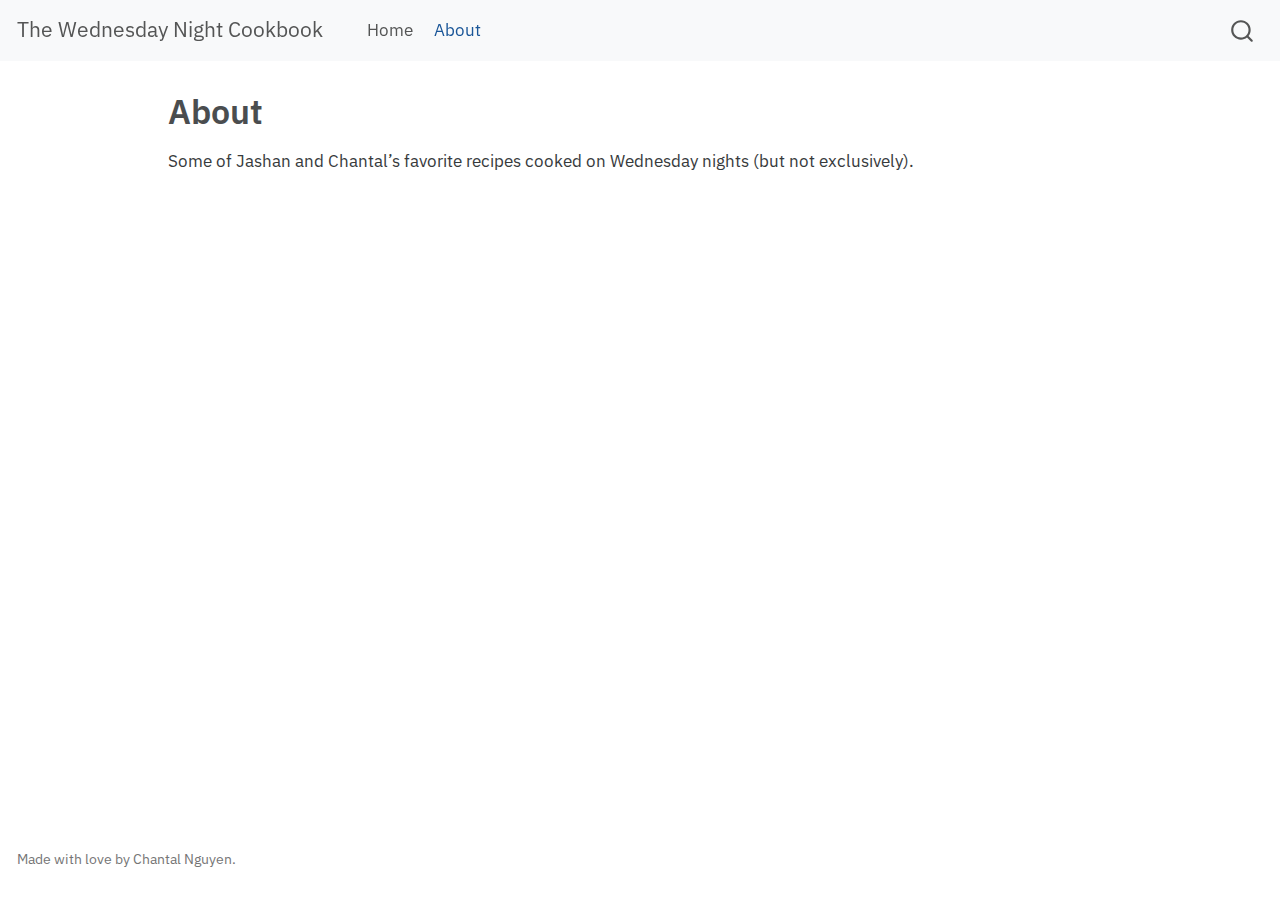
<file: docs/about.html>
<!DOCTYPE html>
<html xmlns="http://www.w3.org/1999/xhtml" lang="en" xml:lang="en"><head>

<meta charset="utf-8">
<meta name="generator" content="quarto-1.3.433">

<meta name="viewport" content="width=device-width, initial-scale=1.0, user-scalable=yes">


<title>The Wednesday Night Cookbook - About</title>
<style>
code{white-space: pre-wrap;}
span.smallcaps{font-variant: small-caps;}
div.columns{display: flex; gap: min(4vw, 1.5em);}
div.column{flex: auto; overflow-x: auto;}
div.hanging-indent{margin-left: 1.5em; text-indent: -1.5em;}
ul.task-list{list-style: none;}
ul.task-list li input[type="checkbox"] {
  width: 0.8em;
  margin: 0 0.8em 0.2em -1em; /* quarto-specific, see https://github.com/quarto-dev/quarto-cli/issues/4556 */ 
  vertical-align: middle;
}
</style>


<script src="site_libs/quarto-nav/quarto-nav.js"></script>
<script src="site_libs/quarto-nav/headroom.min.js"></script>
<script src="site_libs/clipboard/clipboard.min.js"></script>
<script src="site_libs/quarto-search/autocomplete.umd.js"></script>
<script src="site_libs/quarto-search/fuse.min.js"></script>
<script src="site_libs/quarto-search/quarto-search.js"></script>
<meta name="quarto:offset" content="./">
<script src="site_libs/quarto-html/quarto.js"></script>
<script src="site_libs/quarto-html/popper.min.js"></script>
<script src="site_libs/quarto-html/tippy.umd.min.js"></script>
<script src="site_libs/quarto-html/anchor.min.js"></script>
<link href="site_libs/quarto-html/tippy.css" rel="stylesheet">
<link href="site_libs/quarto-html/quarto-syntax-highlighting.css" rel="stylesheet" id="quarto-text-highlighting-styles">
<script src="site_libs/bootstrap/bootstrap.min.js"></script>
<link href="site_libs/bootstrap/bootstrap-icons.css" rel="stylesheet">
<link href="site_libs/bootstrap/bootstrap.min.css" rel="stylesheet" id="quarto-bootstrap" data-mode="light">
<script id="quarto-search-options" type="application/json">{
  "location": "navbar",
  "copy-button": false,
  "collapse-after": 3,
  "panel-placement": "end",
  "type": "overlay",
  "limit": 20,
  "language": {
    "search-no-results-text": "No results",
    "search-matching-documents-text": "matching documents",
    "search-copy-link-title": "Copy link to search",
    "search-hide-matches-text": "Hide additional matches",
    "search-more-match-text": "more match in this document",
    "search-more-matches-text": "more matches in this document",
    "search-clear-button-title": "Clear",
    "search-detached-cancel-button-title": "Cancel",
    "search-submit-button-title": "Submit",
    "search-label": "Search"
  }
}</script>
<link rel="stylesheet" href="https://fonts.googleapis.com/css?family=IBM+Plex+Sans">


</head>

<body class="nav-fixed">

<div id="quarto-search-results"></div>
  <header id="quarto-header" class="headroom fixed-top">
    <nav class="navbar navbar-expand-lg navbar-dark ">
      <div class="navbar-container container-fluid">
      <div class="navbar-brand-container">
    <a class="navbar-brand" href="./index.html">
    <span class="navbar-title">The Wednesday Night Cookbook</span>
    </a>
  </div>
            <div id="quarto-search" class="" title="Search"></div>
          <button class="navbar-toggler" type="button" data-bs-toggle="collapse" data-bs-target="#navbarCollapse" aria-controls="navbarCollapse" aria-expanded="false" aria-label="Toggle navigation" onclick="if (window.quartoToggleHeadroom) { window.quartoToggleHeadroom(); }">
  <span class="navbar-toggler-icon"></span>
</button>
          <div class="collapse navbar-collapse" id="navbarCollapse">
            <ul class="navbar-nav navbar-nav-scroll me-auto">
  <li class="nav-item">
    <a class="nav-link" href="./index.html" rel="" target="">
 <span class="menu-text">Home</span></a>
  </li>  
  <li class="nav-item">
    <a class="nav-link active" href="./about.html" rel="" target="" aria-current="page">
 <span class="menu-text">About</span></a>
  </li>  
</ul>
            <div class="quarto-navbar-tools ms-auto">
</div>
          </div> <!-- /navcollapse -->
      </div> <!-- /container-fluid -->
    </nav>
</header>
<!-- content -->
<div id="quarto-content" class="quarto-container page-columns page-rows-contents page-layout-article page-navbar">
<!-- sidebar -->
<!-- margin-sidebar -->
    <div id="quarto-margin-sidebar" class="sidebar margin-sidebar">
        
    </div>
<!-- main -->
<main class="content" id="quarto-document-content">

<header id="title-block-header" class="quarto-title-block default">
<div class="quarto-title">
<h1 class="title">About</h1>
</div>



<div class="quarto-title-meta">

    
  
    
  </div>
  

</header>

<p>Some of Jashan and Chantal’s favorite recipes cooked on Wednesday nights (but not exclusively).</p>



</main> <!-- /main -->
<script id="quarto-html-after-body" type="application/javascript">
window.document.addEventListener("DOMContentLoaded", function (event) {
  const toggleBodyColorMode = (bsSheetEl) => {
    const mode = bsSheetEl.getAttribute("data-mode");
    const bodyEl = window.document.querySelector("body");
    if (mode === "dark") {
      bodyEl.classList.add("quarto-dark");
      bodyEl.classList.remove("quarto-light");
    } else {
      bodyEl.classList.add("quarto-light");
      bodyEl.classList.remove("quarto-dark");
    }
  }
  const toggleBodyColorPrimary = () => {
    const bsSheetEl = window.document.querySelector("link#quarto-bootstrap");
    if (bsSheetEl) {
      toggleBodyColorMode(bsSheetEl);
    }
  }
  toggleBodyColorPrimary();  
  const icon = "";
  const anchorJS = new window.AnchorJS();
  anchorJS.options = {
    placement: 'right',
    icon: icon
  };
  anchorJS.add('.anchored');
  const isCodeAnnotation = (el) => {
    for (const clz of el.classList) {
      if (clz.startsWith('code-annotation-')) {                     
        return true;
      }
    }
    return false;
  }
  const clipboard = new window.ClipboardJS('.code-copy-button', {
    text: function(trigger) {
      const codeEl = trigger.previousElementSibling.cloneNode(true);
      for (const childEl of codeEl.children) {
        if (isCodeAnnotation(childEl)) {
          childEl.remove();
        }
      }
      return codeEl.innerText;
    }
  });
  clipboard.on('success', function(e) {
    // button target
    const button = e.trigger;
    // don't keep focus
    button.blur();
    // flash "checked"
    button.classList.add('code-copy-button-checked');
    var currentTitle = button.getAttribute("title");
    button.setAttribute("title", "Copied!");
    let tooltip;
    if (window.bootstrap) {
      button.setAttribute("data-bs-toggle", "tooltip");
      button.setAttribute("data-bs-placement", "left");
      button.setAttribute("data-bs-title", "Copied!");
      tooltip = new bootstrap.Tooltip(button, 
        { trigger: "manual", 
          customClass: "code-copy-button-tooltip",
          offset: [0, -8]});
      tooltip.show();    
    }
    setTimeout(function() {
      if (tooltip) {
        tooltip.hide();
        button.removeAttribute("data-bs-title");
        button.removeAttribute("data-bs-toggle");
        button.removeAttribute("data-bs-placement");
      }
      button.setAttribute("title", currentTitle);
      button.classList.remove('code-copy-button-checked');
    }, 1000);
    // clear code selection
    e.clearSelection();
  });
  function tippyHover(el, contentFn) {
    const config = {
      allowHTML: true,
      content: contentFn,
      maxWidth: 500,
      delay: 100,
      arrow: false,
      appendTo: function(el) {
          return el.parentElement;
      },
      interactive: true,
      interactiveBorder: 10,
      theme: 'quarto',
      placement: 'bottom-start'
    };
    window.tippy(el, config); 
  }
  const noterefs = window.document.querySelectorAll('a[role="doc-noteref"]');
  for (var i=0; i<noterefs.length; i++) {
    const ref = noterefs[i];
    tippyHover(ref, function() {
      // use id or data attribute instead here
      let href = ref.getAttribute('data-footnote-href') || ref.getAttribute('href');
      try { href = new URL(href).hash; } catch {}
      const id = href.replace(/^#\/?/, "");
      const note = window.document.getElementById(id);
      return note.innerHTML;
    });
  }
      let selectedAnnoteEl;
      const selectorForAnnotation = ( cell, annotation) => {
        let cellAttr = 'data-code-cell="' + cell + '"';
        let lineAttr = 'data-code-annotation="' +  annotation + '"';
        const selector = 'span[' + cellAttr + '][' + lineAttr + ']';
        return selector;
      }
      const selectCodeLines = (annoteEl) => {
        const doc = window.document;
        const targetCell = annoteEl.getAttribute("data-target-cell");
        const targetAnnotation = annoteEl.getAttribute("data-target-annotation");
        const annoteSpan = window.document.querySelector(selectorForAnnotation(targetCell, targetAnnotation));
        const lines = annoteSpan.getAttribute("data-code-lines").split(",");
        const lineIds = lines.map((line) => {
          return targetCell + "-" + line;
        })
        let top = null;
        let height = null;
        let parent = null;
        if (lineIds.length > 0) {
            //compute the position of the single el (top and bottom and make a div)
            const el = window.document.getElementById(lineIds[0]);
            top = el.offsetTop;
            height = el.offsetHeight;
            parent = el.parentElement.parentElement;
          if (lineIds.length > 1) {
            const lastEl = window.document.getElementById(lineIds[lineIds.length - 1]);
            const bottom = lastEl.offsetTop + lastEl.offsetHeight;
            height = bottom - top;
          }
          if (top !== null && height !== null && parent !== null) {
            // cook up a div (if necessary) and position it 
            let div = window.document.getElementById("code-annotation-line-highlight");
            if (div === null) {
              div = window.document.createElement("div");
              div.setAttribute("id", "code-annotation-line-highlight");
              div.style.position = 'absolute';
              parent.appendChild(div);
            }
            div.style.top = top - 2 + "px";
            div.style.height = height + 4 + "px";
            let gutterDiv = window.document.getElementById("code-annotation-line-highlight-gutter");
            if (gutterDiv === null) {
              gutterDiv = window.document.createElement("div");
              gutterDiv.setAttribute("id", "code-annotation-line-highlight-gutter");
              gutterDiv.style.position = 'absolute';
              const codeCell = window.document.getElementById(targetCell);
              const gutter = codeCell.querySelector('.code-annotation-gutter');
              gutter.appendChild(gutterDiv);
            }
            gutterDiv.style.top = top - 2 + "px";
            gutterDiv.style.height = height + 4 + "px";
          }
          selectedAnnoteEl = annoteEl;
        }
      };
      const unselectCodeLines = () => {
        const elementsIds = ["code-annotation-line-highlight", "code-annotation-line-highlight-gutter"];
        elementsIds.forEach((elId) => {
          const div = window.document.getElementById(elId);
          if (div) {
            div.remove();
          }
        });
        selectedAnnoteEl = undefined;
      };
      // Attach click handler to the DT
      const annoteDls = window.document.querySelectorAll('dt[data-target-cell]');
      for (const annoteDlNode of annoteDls) {
        annoteDlNode.addEventListener('click', (event) => {
          const clickedEl = event.target;
          if (clickedEl !== selectedAnnoteEl) {
            unselectCodeLines();
            const activeEl = window.document.querySelector('dt[data-target-cell].code-annotation-active');
            if (activeEl) {
              activeEl.classList.remove('code-annotation-active');
            }
            selectCodeLines(clickedEl);
            clickedEl.classList.add('code-annotation-active');
          } else {
            // Unselect the line
            unselectCodeLines();
            clickedEl.classList.remove('code-annotation-active');
          }
        });
      }
  const findCites = (el) => {
    const parentEl = el.parentElement;
    if (parentEl) {
      const cites = parentEl.dataset.cites;
      if (cites) {
        return {
          el,
          cites: cites.split(' ')
        };
      } else {
        return findCites(el.parentElement)
      }
    } else {
      return undefined;
    }
  };
  var bibliorefs = window.document.querySelectorAll('a[role="doc-biblioref"]');
  for (var i=0; i<bibliorefs.length; i++) {
    const ref = bibliorefs[i];
    const citeInfo = findCites(ref);
    if (citeInfo) {
      tippyHover(citeInfo.el, function() {
        var popup = window.document.createElement('div');
        citeInfo.cites.forEach(function(cite) {
          var citeDiv = window.document.createElement('div');
          citeDiv.classList.add('hanging-indent');
          citeDiv.classList.add('csl-entry');
          var biblioDiv = window.document.getElementById('ref-' + cite);
          if (biblioDiv) {
            citeDiv.innerHTML = biblioDiv.innerHTML;
          }
          popup.appendChild(citeDiv);
        });
        return popup.innerHTML;
      });
    }
  }
});
</script>
</div> <!-- /content -->
<footer class="footer">
  <div class="nav-footer">
    <div class="nav-footer-left">Made with love by Chantal Nguyen.</div>   
    <div class="nav-footer-center">
      &nbsp;
    </div>
    <div class="nav-footer-right">
      &nbsp;
    </div>
  </div>
</footer>



</body></html>
</file>
<file: docs/site_libs/quarto-html/tippy.css>
.tippy-box[data-animation=fade][data-state=hidden]{opacity:0}[data-tippy-root]{max-width:calc(100vw - 10px)}.tippy-box{position:relative;background-color:#333;color:#fff;border-radius:4px;font-size:14px;line-height:1.4;white-space:normal;outline:0;transition-property:transform,visibility,opacity}.tippy-box[data-placement^=top]>.tippy-arrow{bottom:0}.tippy-box[data-placement^=top]>.tippy-arrow:before{bottom:-7px;left:0;border-width:8px 8px 0;border-top-color:initial;transform-origin:center top}.tippy-box[data-placement^=bottom]>.tippy-arrow{top:0}.tippy-box[data-placement^=bottom]>.tippy-arrow:before{top:-7px;left:0;border-width:0 8px 8px;border-bottom-color:initial;transform-origin:center bottom}.tippy-box[data-placement^=left]>.tippy-arrow{right:0}.tippy-box[data-placement^=left]>.tippy-arrow:before{border-width:8px 0 8px 8px;border-left-color:initial;right:-7px;transform-origin:center left}.tippy-box[data-placement^=right]>.tippy-arrow{left:0}.tippy-box[data-placement^=right]>.tippy-arrow:before{left:-7px;border-width:8px 8px 8px 0;border-right-color:initial;transform-origin:center right}.tippy-box[data-inertia][data-state=visible]{transition-timing-function:cubic-bezier(.54,1.5,.38,1.11)}.tippy-arrow{width:16px;height:16px;color:#333}.tippy-arrow:before{content:"";position:absolute;border-color:transparent;border-style:solid}.tippy-content{position:relative;padding:5px 9px;z-index:1}
</file>
<file: docs/site_libs/quarto-html/quarto-syntax-highlighting.css>
/* quarto syntax highlight colors */
:root {
  --quarto-hl-ot-color: #003B4F;
  --quarto-hl-at-color: #657422;
  --quarto-hl-ss-color: #20794D;
  --quarto-hl-an-color: #5E5E5E;
  --quarto-hl-fu-color: #4758AB;
  --quarto-hl-st-color: #20794D;
  --quarto-hl-cf-color: #003B4F;
  --quarto-hl-op-color: #5E5E5E;
  --quarto-hl-er-color: #AD0000;
  --quarto-hl-bn-color: #AD0000;
  --quarto-hl-al-color: #AD0000;
  --quarto-hl-va-color: #111111;
  --quarto-hl-bu-color: inherit;
  --quarto-hl-ex-color: inherit;
  --quarto-hl-pp-color: #AD0000;
  --quarto-hl-in-color: #5E5E5E;
  --quarto-hl-vs-color: #20794D;
  --quarto-hl-wa-color: #5E5E5E;
  --quarto-hl-do-color: #5E5E5E;
  --quarto-hl-im-color: #00769E;
  --quarto-hl-ch-color: #20794D;
  --quarto-hl-dt-color: #AD0000;
  --quarto-hl-fl-color: #AD0000;
  --quarto-hl-co-color: #5E5E5E;
  --quarto-hl-cv-color: #5E5E5E;
  --quarto-hl-cn-color: #8f5902;
  --quarto-hl-sc-color: #5E5E5E;
  --quarto-hl-dv-color: #AD0000;
  --quarto-hl-kw-color: #003B4F;
}

/* other quarto variables */
:root {
  --quarto-font-monospace: SFMono-Regular, Menlo, Monaco, Consolas, "Liberation Mono", "Courier New", monospace;
}

pre > code.sourceCode > span {
  color: #003B4F;
}

code span {
  color: #003B4F;
}

code.sourceCode > span {
  color: #003B4F;
}

div.sourceCode,
div.sourceCode pre.sourceCode {
  color: #003B4F;
}

code span.ot {
  color: #003B4F;
  font-style: inherit;
}

code span.at {
  color: #657422;
  font-style: inherit;
}

code span.ss {
  color: #20794D;
  font-style: inherit;
}

code span.an {
  color: #5E5E5E;
  font-style: inherit;
}

code span.fu {
  color: #4758AB;
  font-style: inherit;
}

code span.st {
  color: #20794D;
  font-style: inherit;
}

code span.cf {
  color: #003B4F;
  font-style: inherit;
}

code span.op {
  color: #5E5E5E;
  font-style: inherit;
}

code span.er {
  color: #AD0000;
  font-style: inherit;
}

code span.bn {
  color: #AD0000;
  font-style: inherit;
}

code span.al {
  color: #AD0000;
  font-style: inherit;
}

code span.va {
  color: #111111;
  font-style: inherit;
}

code span.bu {
  font-style: inherit;
}

code span.ex {
  font-style: inherit;
}

code span.pp {
  color: #AD0000;
  font-style: inherit;
}

code span.in {
  color: #5E5E5E;
  font-style: inherit;
}

code span.vs {
  color: #20794D;
  font-style: inherit;
}

code span.wa {
  color: #5E5E5E;
  font-style: italic;
}

code span.do {
  color: #5E5E5E;
  font-style: italic;
}

code span.im {
  color: #00769E;
  font-style: inherit;
}

code span.ch {
  color: #20794D;
  font-style: inherit;
}

code span.dt {
  color: #AD0000;
  font-style: inherit;
}

code span.fl {
  color: #AD0000;
  font-style: inherit;
}

code span.co {
  color: #5E5E5E;
  font-style: inherit;
}

code span.cv {
  color: #5E5E5E;
  font-style: italic;
}

code span.cn {
  color: #8f5902;
  font-style: inherit;
}

code span.sc {
  color: #5E5E5E;
  font-style: inherit;
}

code span.dv {
  color: #AD0000;
  font-style: inherit;
}

code span.kw {
  color: #003B4F;
  font-style: inherit;
}

.prevent-inlining {
  content: "</";
}

/*# sourceMappingURL=debc5d5d77c3f9108843748ff7464032.css.map */
</file>
